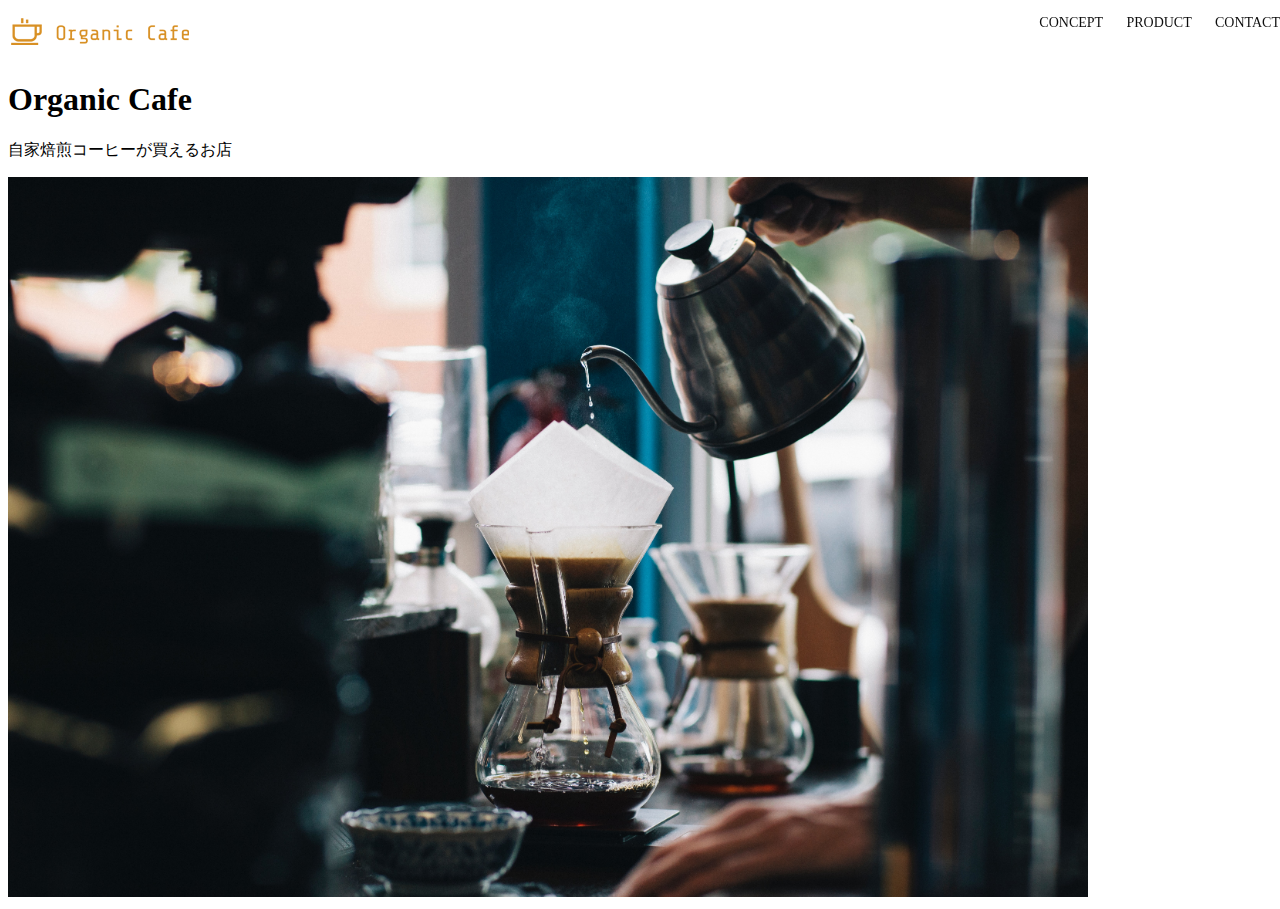
<file: kadai_013/index.html>
<!DOCTYPE html>
<html>
<head>
    <meta charset="UTF-8">
    <meta name="viewport" content="width=device-width, initial-scale=1.0">
    <meta name="description" content="自家焙煎コーヒーが買えるお店">
    <link rel="stylesheet" href="style.css">
    <title>Organic Cafe</title>
</head>
<body>
    <!-- ヘッダー -->
     <header>
         <!-- ロゴ -->
          <a href="index.html" id="logo"><img src="images/logo.png" alt="トップページに戻る"></a>
    
          <!-- PC用ナビゲーション -->
           <nav id="nav-pc">
               <a href="index.html#concept">CONCEPT</a>
               <a href="index.html#product">PRODUCT</a>
               <a href="index.html#contact">CONTACT</a>
           </nav>

       <!-- スマホ用メニューボタン -->
       <img id="menu-sp" src="images/button-menu.png" alt="ナビゲーションを開く" onclick="document.getElementById('nav-sp').style.display = 'block'">

       <!-- スマホ用ナビゲーション -->
       <nav id="nav-sp">
         <ul>
           <li>
             <img id="close" src="images/button-close.png" alt="ナビゲーションを閉じる" onclick="document.getElementById('nav-sp').style.display = 'none'">
           </li>
           <li>
             <a id="logo-sp" href="index.html" onclick="document.getElementById('nav-sp').style.display = 'none'">
               <img src="images/logo-sp.png" alt="トップページに戻る">
             </a>
           </li>
           <li>
             <a class="menu" href="index.html#concept" onclick="document.getElementById('nav-sp').style.display = 'none'">CONCEPT</a>
           </li>
           <li>
             <a class="menu" href="index.html#product" onclick="document.getElementById('nav-sp').style.display = 'none'">PRODUCT</a>
           </li>
           <li><a class="menu" href="index.html#contact" onclick="document.getElementById('nav-sp').style.display = 'none'">CONTACT</a>
           </li>
         </ul>
       </nav> 
    </header>
    <main>
        <article>
            <!-- メインビジュアル -->
             <section id="main-visual">
                <div id="main-message">
                    <h1>Organic Cafe</h1>
                    <p>自家焙煎コーヒーが買えるお店</p>
                </div>
                <img src="images/main-image.jpg" alt="コーヒードリップ画像">
             </section>
        </article>
    </main>
</body>
</html>
</file>
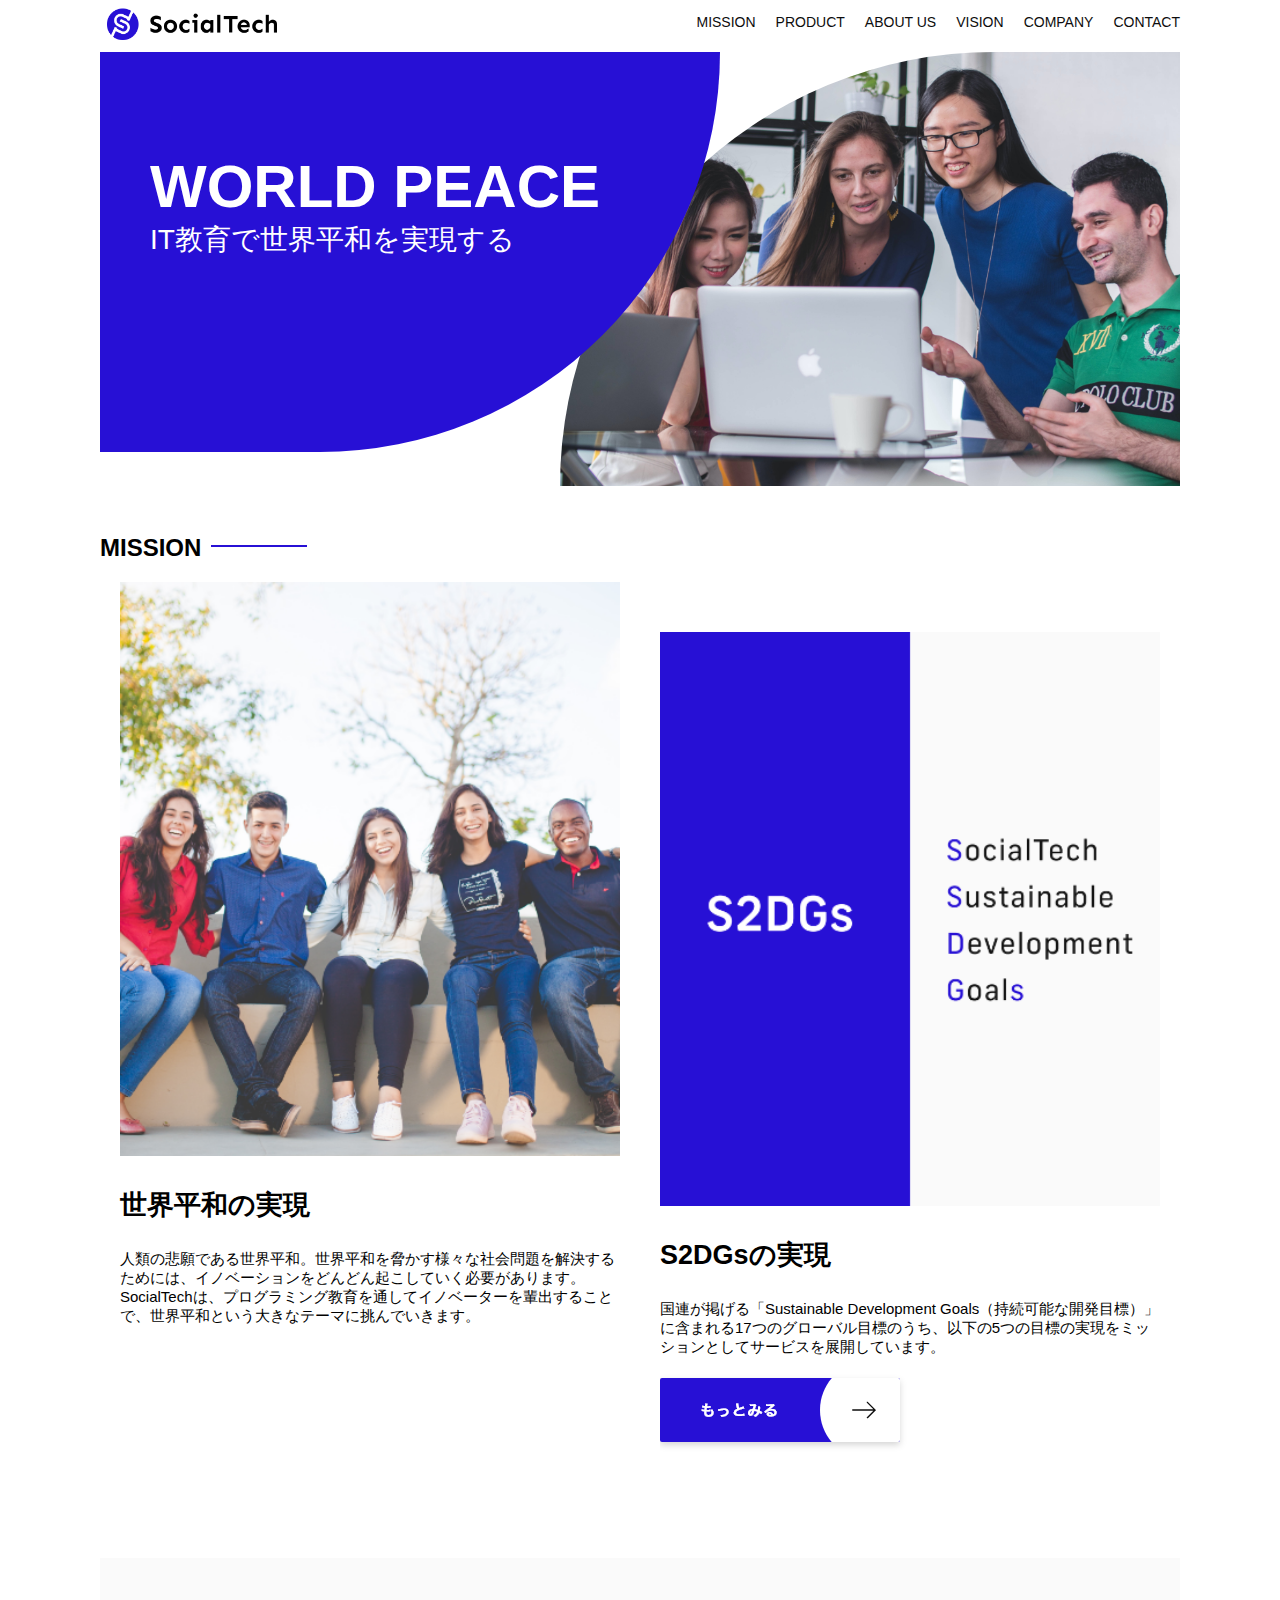
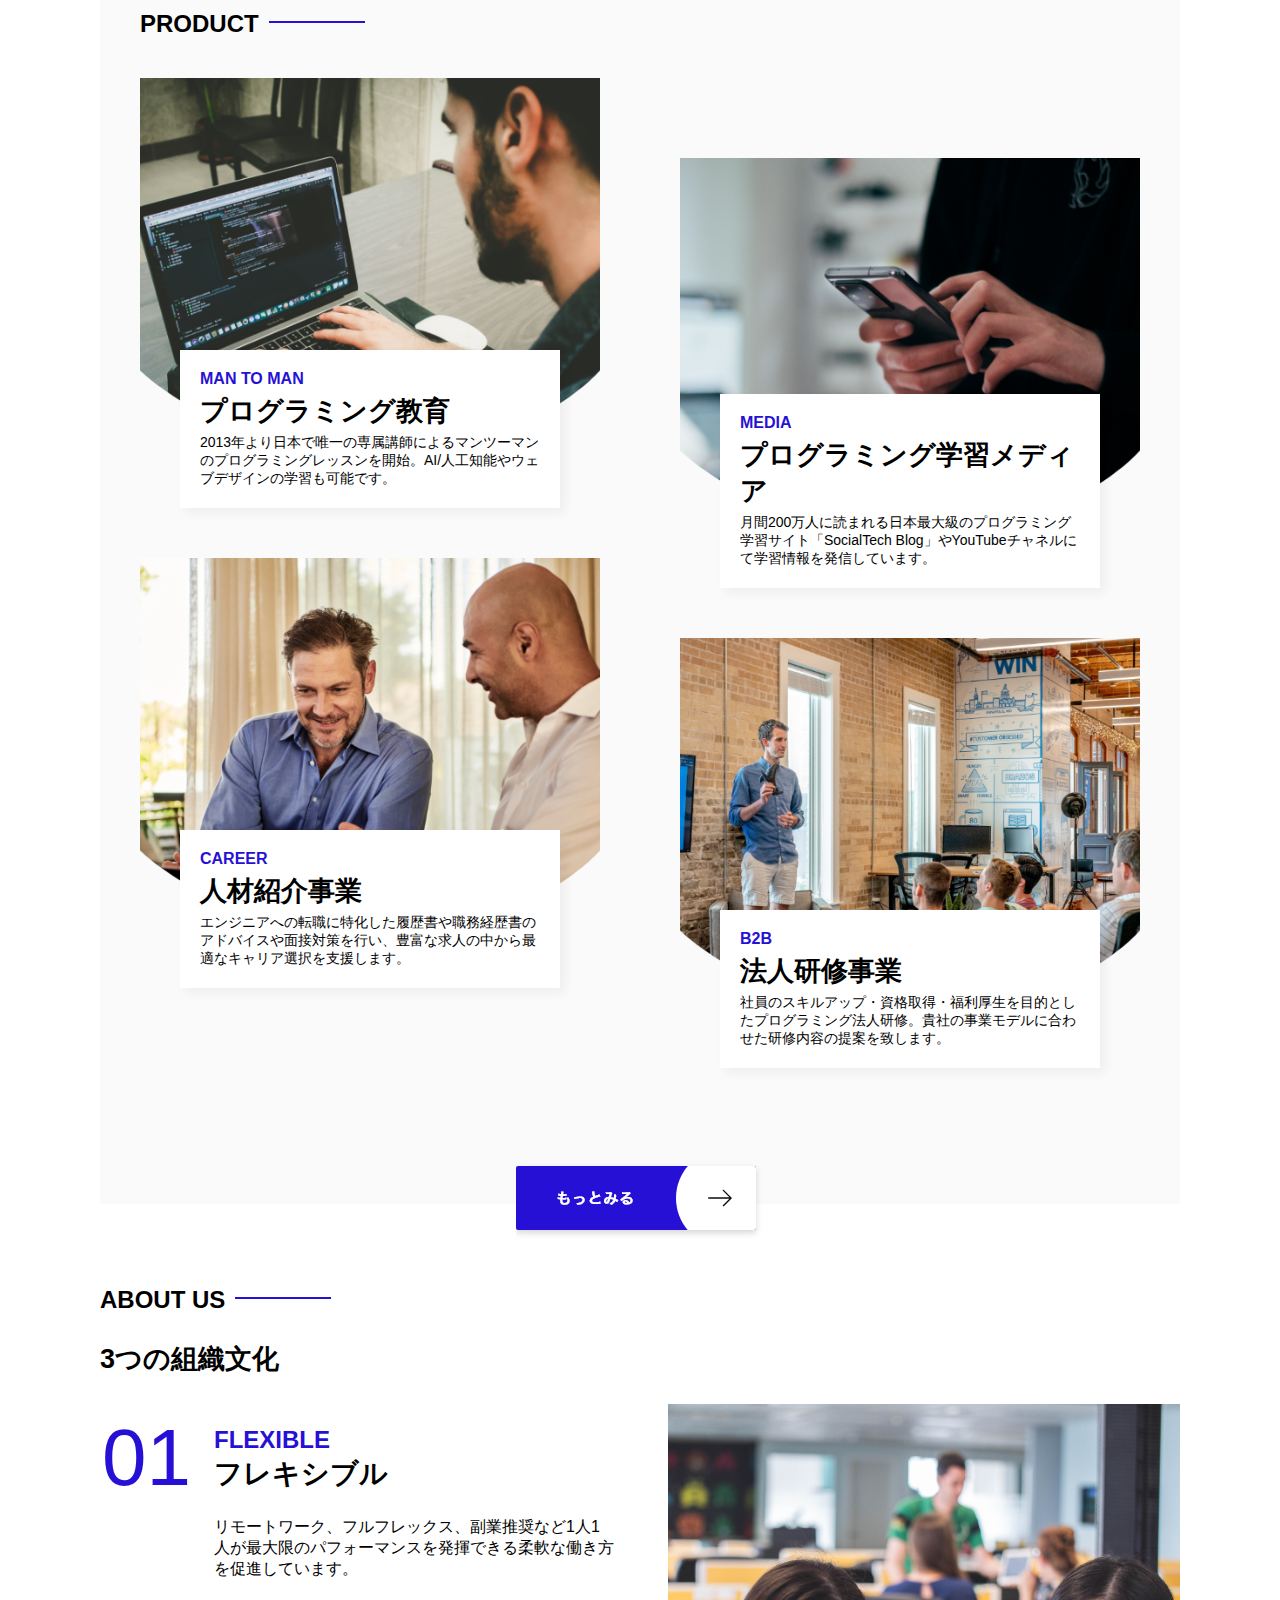
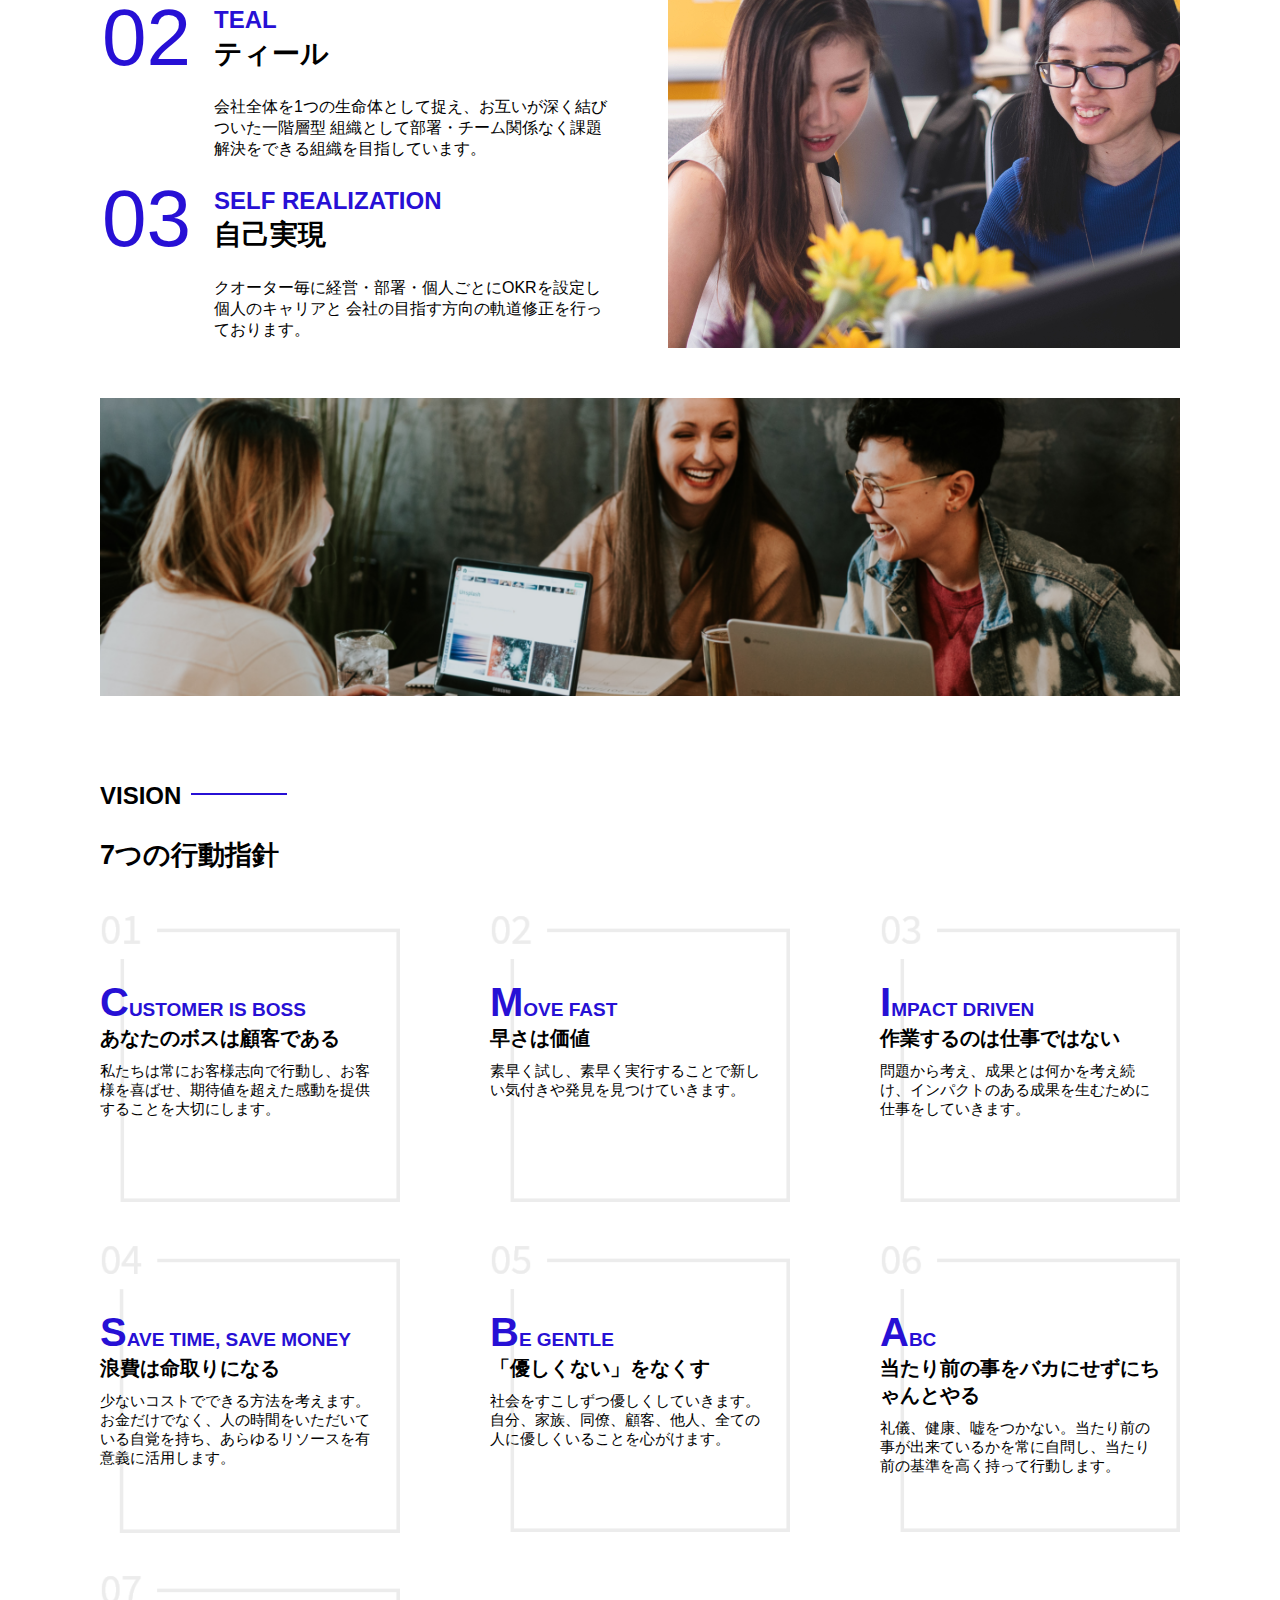
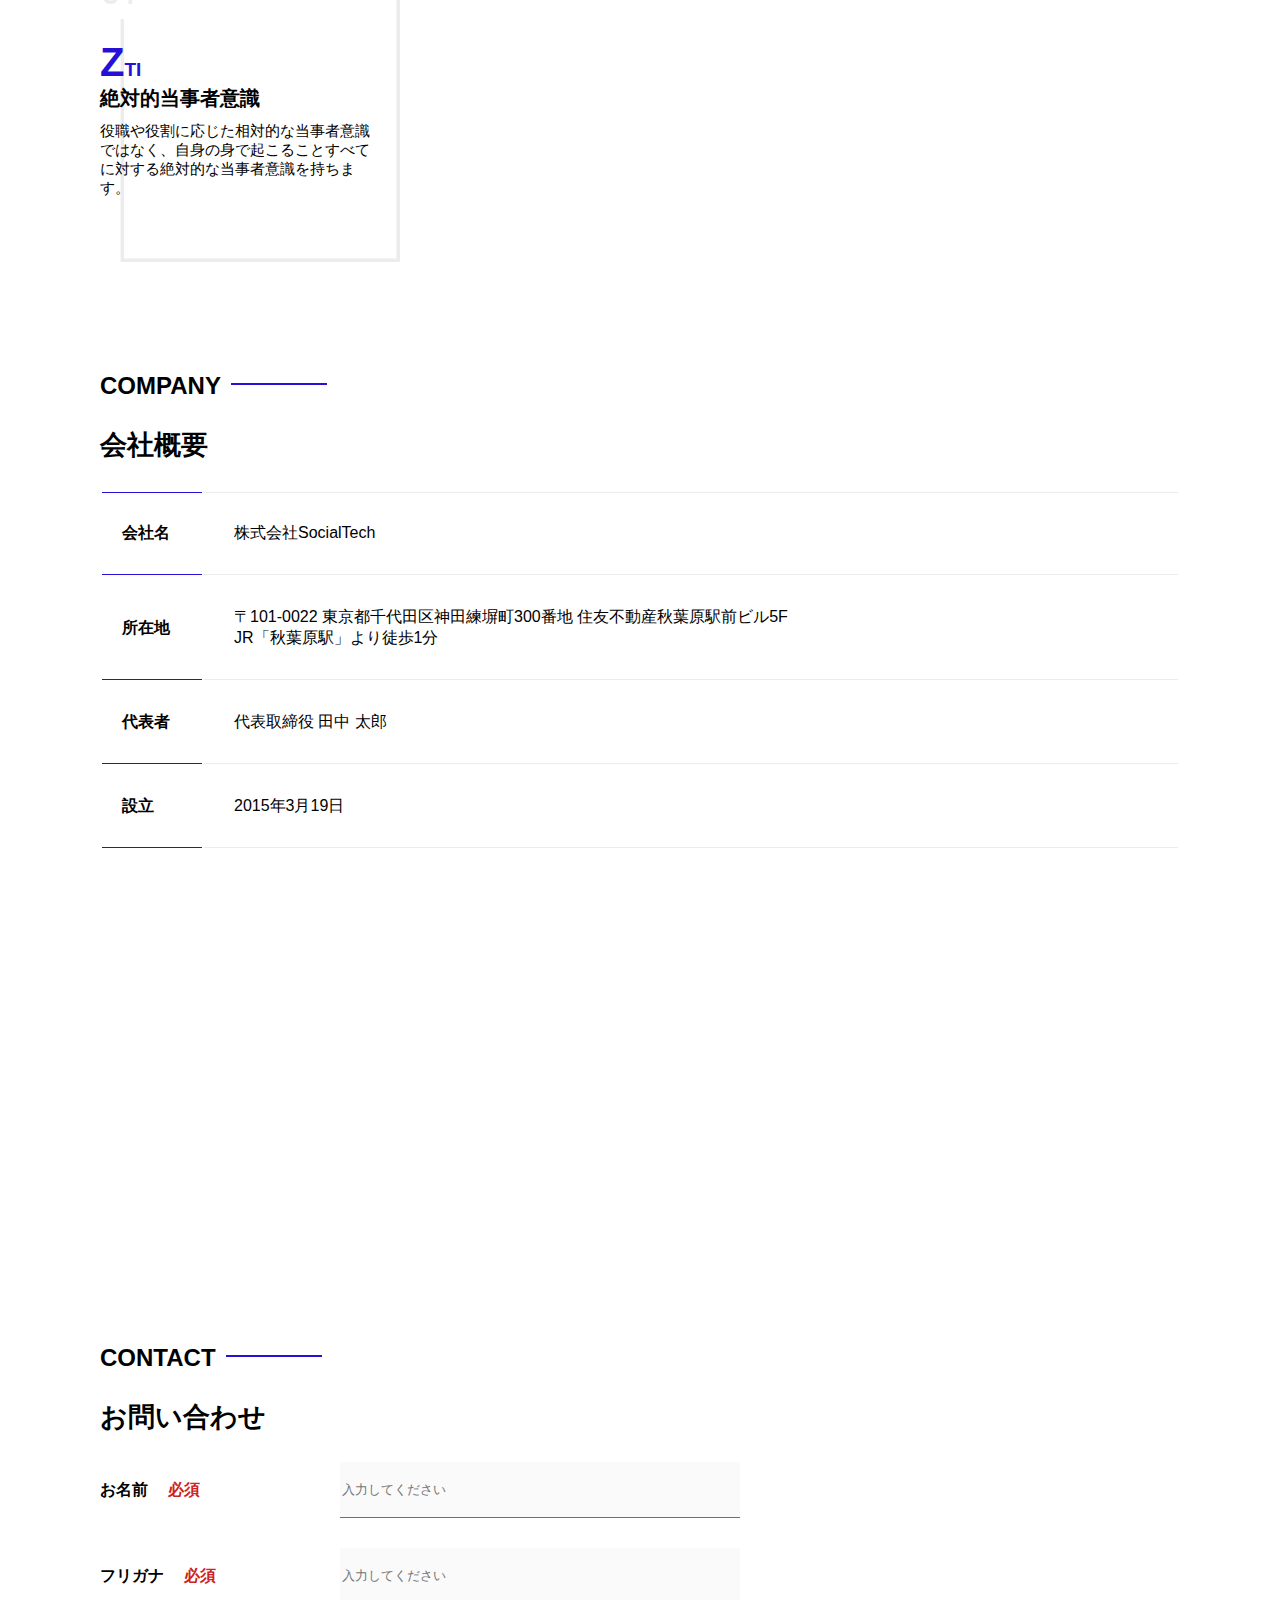
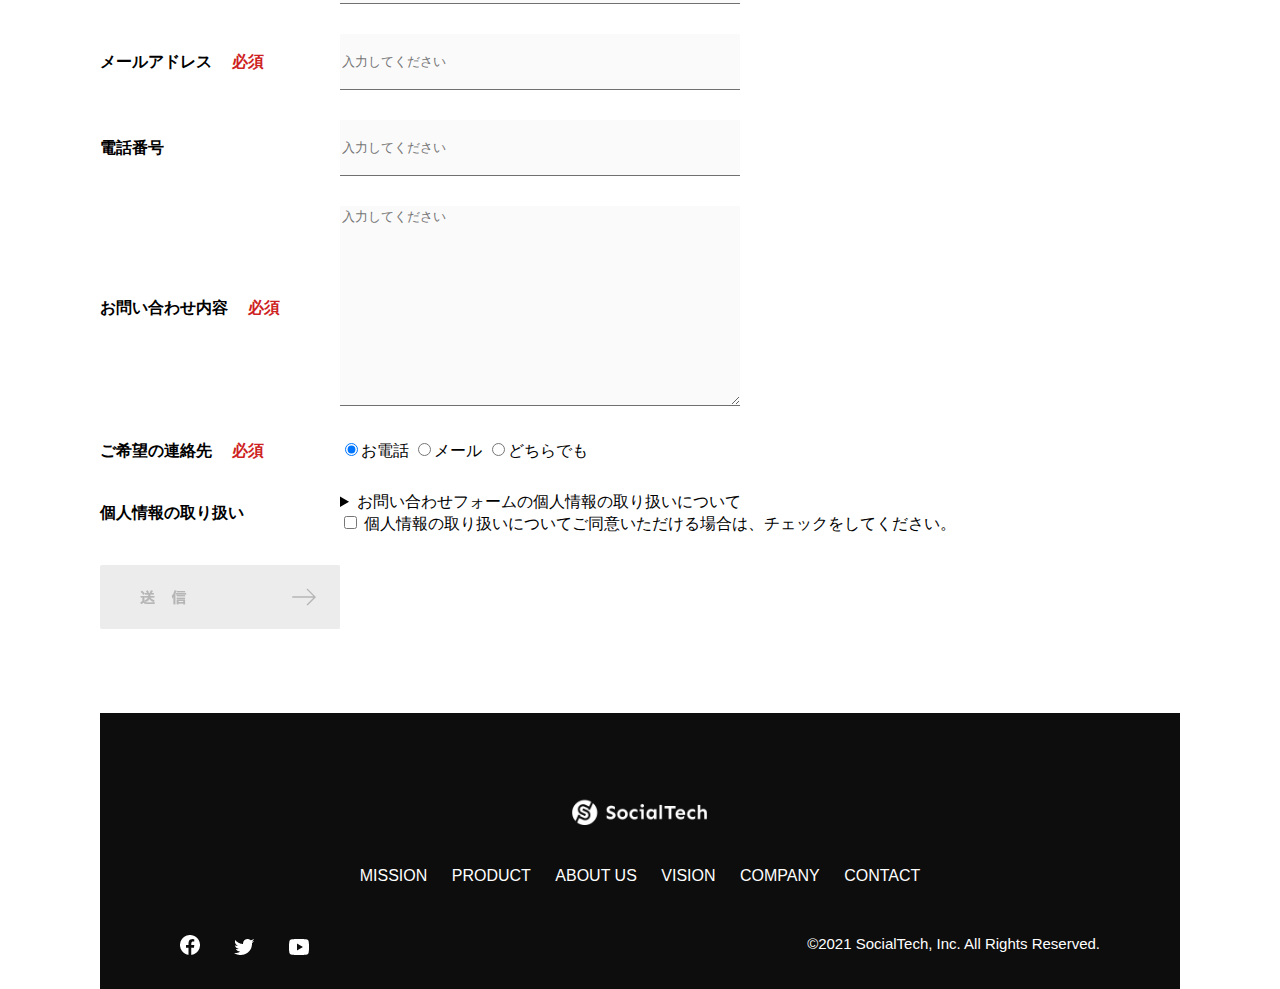
<file: kadai_tutorial_output/index.html>
<!DOCTYPE html>
 <html>
 <head>
    <title>SocialTech</title>
    <meta charset="UTF-8">
    <meta name="description" content="SocialTechはEdTech業界のリーディングカンパニーを目指します。">
    <meta name="viewport" content="width=device-width, initial-scale=1.0">
    <link rel="stylesheet" href="style.css">
 </head>
 <body>
    <!-- ヘッダー -->
    <header>
     <!-- ロゴ -->
    <a href="index.html" id="logo"><img src="images/logo.png" alt="トップページに戻る"> </a>

    <!-- PC用ナビゲーション -->
    <nav id="nav-pc">
        <ul>
         <li><a href="mission.html">MISSION</a></li>
         <li><a href="product.html">PRODUCT</a></li>
         <li><a href="index.html#aboutus">ABOUT US</a></li>
         <li><a href="index.html#vision">VISION</a></li>
         <li><a href="index.html#company">COMPANY</a></li>
         <li><a href="index.html#contact">CONTACT</a></li>
        </ul>
    </nav>
    <!-- スマホ用メニューボタン -->
    <button id="menu-sp" onclick="document.getElementById('nav-sp').style.display = 'block'">
        <img src="images/button-menu.png" alt="ナビゲーションを開く">
      </button>
      <!-- スマホ用ナビゲーション -->
      <div id="nav-sp">
        <button id="close" onclick="document.getElementById('nav-sp').style.display = 'none'">
          <img src="images/button-close.png" alt="ナビゲーションを閉じる">
        </button>

        <nav>
          <ul>
            <li>
              <a id="logo-sp" href="index.html" onclick="document.getElementById('nav-sp').style.display = 'none'"><img src="images/logo-sp.png" alt="トップページに戻る"></a>
            </li>
            <li><a class="menu" href="mission.html" onclick="document.getElementById('nav-sp').style.display = 'none'">MISSION</a></li>
            <li><a class="menu" href="product.html" onclick="document.getElementById('nav-sp').style.display = 'none'">PRODUCT</a></li>
            <li><a class="menu" href="index.html#aboutus" onclick="document.getElementById('nav-sp').style.display = 'none'">ABOUT US</a></li>
            <li><a class="menu" href="index.html#vision" onclick="document.getElementById('nav-sp').style.display = 'none'">VISION</a></li>
            <li><a class="menu" href="index.html#company" onclick="document.getElementById('nav-sp').style.display = 'none'">COMPANY</a></li>
            <li><a class="menu" href="index.html#contact" onclick="document.getElementById('nav-sp').style.display = 'none'">CONTACT</a></li>
          </ul>
        </nav>
        <div id="sns">
          <a href="https://www.facebook.com/sejuku2013">
            <img src="images/button-facebook.png" alt="Facebookのリンク">
          </a>
          <a href="https://twitter.com/samuraijuku">
            <img src="images/button-twitter.png" alt="Twitterのリンク">
          </a>
          <a href="https://www.youtube.com/channel/UCCFOQO5aDK0xXam4cUQXT8g">
            <img src="images/button-youtube.png" alt="YouTubeのリンク">
          </a>
        </div>
      </div>
</header>
<main>
    <article>
        <!-- メインビジュアル -->
      <section id="main-visual">
        <div id="main-message">
            <h1>WORLD PEACE</h1>
            <p>IT教育で世界平和を実現する</p>
        </div>
        <img src="images/index/index-main.png" alt="PCの周りに集まる多国籍の仲間たち">
    </section>
    <!--ミッション-->
    <section id="mission">
        <h2 class="index-h2">MISSION</h2>
        <div id="mission-flex">
          <div>
            <img id="mission-photo" src="images/index/index-mission.png" alt="屋外のベンチで写真を撮影する多国籍の仲間たち">
            <h3>世界平和の実現</h3>
            <p>
              人類の悲願である世界平和。世界平和を脅かす様々な社会問題を解決するためには、イノベーションをどんどん起こしていく必要があります。SocialTechは、プログラミング教育を通してイノベーターを輩出することで、世界平和という大きなテーマに挑んでいきます。
            </p>
          </div>
          <div>
            <img id="s2dgs" src="images/index/s2dgs.png" alt="S2DGs">
            <h3>S2DGsの実現</h3>
            <p>国連が掲げる「Sustainable Development Goals（持続可能な開発目標）」に含まれる17つのグローバル目標のうち、以下の5つの目標の実現をミッションとしてサービスを展開しています。</p>
            <a href="mission.html">
              <img src="images/button-more.png" alt="もっとみる">
            </a>
          </div>
        </div>
      </section>
      <!-- プロダクト -->
      <section id="product">
        <h2 class="index-h2">PRODUCT</h2>
         <div class="product-flex">
          <div id="product-left">
            <div>
                <img class="product-photo" src="images/index/index-mantoman.png" alt="PCでコードを書く男性">
                <div class="product-explain">
                  <span>MAN TO MAN</span>
                  <h3>プログラミング教育</h3>
                  <p>2013年より日本で唯一の専属講師によるマンツーマンのプログラミングレッスンを開始。AI/人工知能やウェブデザインの学習も可能です。</p>
                </div>
              </div>
              <div>
                <img class="product-photo" src="images/index/index-career.png" alt="笑顔で話し合う2人の男性">
                <div class="product-explain">
                  <span>CAREER</span>
                  <h3>人材紹介事業</h3>
                  <p>エンジニアへの転職に特化した履歴書や職務経歴書のアドバイスや面接対策を行い、豊富な求人の中から最適なキャリア選択を支援します。</p>
                </div>
              </div>
          </div>
          <div id="product-right">
            <div>
                <img class="product-photo" src="images/index/index-media.png" alt="スマートフォンを操作する人">
                <div class="product-explain">
                  <span>MEDIA</span>
                  <h3>プログラミング学習メディア</h3>
                  <p>月間200万人に読まれる日本最大級のプログラミング学習サイト「SocialTech Blog」やYouTubeチャネルにて学習情報を発信しています。</p>
                </div>
              </div>
              <div>
                <img class="product-photo" src="images/index/index-b2b.png" alt="講演中の男性とそれを聴く人々">
                <div class="product-explain">
                  <span>B2B</span>
                  <h3>法人研修事業</h3>
                  <p>社員のスキルアップ・資格取得・福利厚生を目的としたプログラミング法人研修。貴社の事業モデルに合わせた研修内容の提案を致します。</p>
                </div>
              </div>
            </div>
          </div>
          <div id="product-more">
            <a href="product.html">
              <img src="images/button-more.png" alt="もっとみる">
            </a>
         </div>
       </section>
       <!-- ABOUT US -->
      <section id="aboutus">
        <h2 class="index-h2">ABOUT US</h2>
        <h3>3つの組織文化</h3>
        <div>
            <table class="culture-table">
                <tr>
                  <td class="culture-num">01</td>
                  <th><span class="culture-en">FLEXIBLE</span><br>フレキシブル</th>
                </tr>
                <tr>
                  <td>
                    <!--空のセル-->
                  </td>
                  <td class="culture-description">リモートワーク、フルフレックス、副業推奨など1人1人が最大限のパフォーマンスを発揮できる柔軟な働き方を促進しています。</td>
                </tr>
                <tr>
                  <td class="culture-num">02</td>
                  <th><span class="culture-en">TEAL</span><br>ティール</th>
                </tr>
                <tr>
                  <td>
                    <!--空のセル-->
                  </td>
                  <td class="culture-description">会社全体を1つの生命体として捉え、お互いが深く結びついた一階層型 組織として部署・チーム関係なく課題解決をできる組織を目指しています。</td>
                </tr>
                <tr>
                  <td class="culture-num">03</td>
                  <th><span class="culture-en">SELF REALIZATION</span><br>自己実現</th>
                </tr>
                <tr>
                  <td>
                    <!--空のセル-->
                  </td>
                  <td class="culture-description">クオーター毎に経営・部署・個人ごとにOKRを設定し個人のキャリアと 会社の目指す方向の軌道修正を行っております。</td>
                </tr>
              </table>
              <img class="culture-img" src="images/index/index-aboutus1.png" alt="笑顔で話し合う2人の女性">
        </div>
        <img class="culture-img2" src="images/index/index-aboutus2.png" alt="笑顔で話し合う3人の男女">
      </section>
      <!-- vision -->
       <section id="vision">
        <h2 class="index-h2">VISION</h2>
        <h3>7つの行動指針</h3>
        <div>
            <div class="vision-box">
                <img src="images/index/vision-01.png" alt="01">
                <div>
                    <h4>CUSTOMER IS BOSS</h4>
                    <h5>あなたのボスは顧客である</h5>
                    <p>私たちは常にお客様志向で行動し、お客様を喜ばせ、期待値を超えた感動を提供することを大切にします。</p>
                </div>
            </div>
            <div class="vision-box">
                <img src="images/index/vision-02.png" alt="02">
                <div>
                  <h4>MOVE FAST</h4>
                  <h5>早さは価値</h5>
                  <p>素早く試し、素早く実行することで新しい気付きや発見を見つけていきます。</p>
                </div>
              </div>
              <div class="vision-box">
                <img src="images/index/vision-03.png" alt="03">
                <div>
                  <h4>IMPACT DRIVEN</h4>
                  <h5>作業するのは仕事ではない</h5>
                  <p>問題から考え、成果とは何かを考え続け、インパクトのある成果を生むために仕事をしていきます。</p>
                </div>
              </div>
              <div class="vision-box">
                <img src="images/index//vision-04.png" alt="04">
                <div>
                  <h4>SAVE TIME, SAVE MONEY</h4>
                  <h5>浪費は命取りになる</h5>
                  <p>少ないコストでできる方法を考えます。お金だけでなく、人の時間をいただいている自覚を持ち、あらゆるリソースを有意義に活用します。</p>
                </div>
              </div>
              <div class="vision-box">
                <img src="images/index/vision-05.png" alt="05">
                <div>
                  <h4>BE GENTLE</h4>
                  <h5>「優しくない」をなくす</h5>
                  <p>社会をすこしずつ優しくしていきます。自分、家族、同僚、顧客、他人、全ての人に優しくいることを心がけます。</p>
                </div>
              </div>
              <div class="vision-box">
                <img src="images/index/vision-06.png" alt="06">
                <div>
                  <h4>ABC</h4>
                  <h5>当たり前の事をバカにせずにちゃんとやる</h5>
                  <p>礼儀、健康、嘘をつかない。当たり前の事が出来ているかを常に自問し、当たり前の基準を高く持って行動します。</p>
                </div>
              </div>
              <div class="vision-box">
                <img src="images/index/vision-07.png" alt="07">
                <div>
                  <h4>ZTI</h4>
                  <h5>絶対的当事者意識</h5>
                  <p>役職や役割に応じた相対的な当事者意識ではなく、自身の身で起こることすべてに対する絶対的な当事者意識を持ちます。</p>
                </div>
              </div>
        </div>
       </section>
       <!-- COMPANY -->
        <section id="company">
            <h2 class="index-h2">COMPANY</h2>
            <h3>会社概要</h3>
            <table id="company-table">
                <tr>
                    <th class="tableheader tableheader-first">会社名</th>
                    <td class="cell cell-first">株式会社SocialTech</td>
                </tr>
                <tr>
                    <th class="tableheader">所在地</th>
                    <td class="cell">〒101-0022 東京都千代田区神田練塀町300番地 住友不動産秋葉原駅前ビル5F<br>JR「秋葉原駅」より徒歩1分</td>
                </tr>
                <tr>
                    <th class="tableheader">代表者</th>
                    <td class="cell">代表取締役 田中 太郎</td>
                </tr>
                <tr>
                    <th class="tableheader">設立</th>
                    <td class="cell">2015年3月19日</td>
                  </tr>
            </table>
            <iframe 
 src="https://www.google.com/maps/embed?pb=!1m18!1m12!1m3!1d3240.0688551336807!2d139.7720776771055!3d35.69992317258124!2m3!1f0!2f0!3f0!3m2!1i1024!2i768!4f13.1!3m3!1m2!1s0x60188fee13660e23%3A0x77137876edf742ac!2z5L2P5Y-L5LiN5YuV55Sj56eL6JGJ5Y6f6aeF5YmN44OT44Or!5e0!3m2!1sja!2sjp!4v1704858013291!5m2!1sja!2sjp" 
 style="border: 0" allowfullscreen="" loading="lazy"></iframe>
        </section>
<!-- お問い合わせフォーム  -->
 <section id="contact">
    <h2 class="index-h2">CONTACT</h2>
    <h3>お問い合わせ</h3>
    <form>
        <div>
            <div class="contact-heading">
              <label class="contact-label">お名前<span class="contact-span">必須</span></label>
            </div>
            <div>
              <input type="text" name="name" placeholder="入力してください" class="contact-textbox">
            </div>
          </div>
          <div>
            <div class="contact-heading">
              <label class="contact-label">フリガナ<span class="contact-span">必須</span></label>
            </div>
            <div>
              <input type="text" name="hurigana" placeholder="入力してください" class="contact-textbox">
            </div>
          </div>
          <div>
            <div class="contact-heading">
              <label class="contact-label">メールアドレス<span class="contact-span">必須</span></label>
            </div>
            <div>
              <input type="text" name="email" placeholder="入力してください" class="contact-textbox">
            </div>
          </div>
          <div>
            <div class="contact-heading">
              <label class="contact-label">電話番号</label>
            </div>
            <div>
              <input type="text" name="tel" placeholder="入力してください" class="contact-textbox">
            </div>
          </div>
          <div>
            <div class="contact-heading">
              <label class="contact-label">お問い合わせ内容<span class="contact-span">必須</span></label>
            </div>
            <div>
              <textarea class="contact-textarea" placeholder="入力してください" name="message"></textarea>
            </div>
          </div>
          <div>
            <div class="contact-heading">
              <label class="contact-label">ご希望の連絡先<span class="contact-span">必須</span></label>
            </div>
            <div>
              <input class="radiobutton" type="radio" value="tel" name="contact" checked><label>お電話</label>
              <input class="radiobutton" type="radio" value="mail" name="contact"><label>メール</label>
              <input class="radiobutton" type="radio" value="both" name="contact"><label>どちらでも</label>
            </div>
          </div>
          <div>
            <div class="contact-heading">
              <label class="contact-label">個人情報の取り扱い</label>
            </div>
            <div>
              <details>
                <summary>お問い合わせフォームの個人情報の取り扱いについて</summary>
                <div>
                  <dl>
                    <dt>１．組織の名称又は氏名</dt>
                    <dd>株式会社SocialTech</dd>
                    <dt>２．個人情報保護管理者（若しくはその代理人）の氏名又は職名、所属及び連絡先</dt>
                    <dd>
                      <p>鈴木 一郎 コーポレート部</p>
                      <p>メールアドレス：samurai@example.com</p>
                      <p>TEL：03-1234-5678</p>
                    </dd>
                    <dt>３．個人情報の利用目的</dt>
                    <dd>
                      <ul>
                        <li>本サービス及び本サービスに関連する情報の提供又はそれらに関する連絡のため</li>
                        <li>ユーザーの本人確認のため</li>
                        <li>当社サービスのご案内のため</li>
                        <li>当社の商品等の広告または宣伝（電子メールによるものを含むものとします。）</li>
                      </ul>
                    </dd>
                    <dt>４．個人情報の取り扱い業務の委託</dt>
                    <dd>個人情報の取扱業務の全部または一部を外部に業務委託する場合があります。その際、弊社は、個人情報を適切に保護できる管理体制を敷き実行していることを条件として委託先を厳選したうえで、機密保持契約を委託先と締結し、お客様の個人情報を厳密に管理させます。</dd>
                    <dt>５．個人情報の開示等の請求</dt>
                    <dd>
                      お客様は、弊社に対してご自身の個人情報の開示等（利用目的の通知、開示、内容の訂正・追加・削除、利用の停止または消去、第三者への提供の停止）に関して、当社問合わせ窓口に申し出ることができます。<br>
                      その際、弊社はお客様ご本人を確認させていただいたうえで、合理的な期間内に対応いたします。<br>
                      なお、個人情報に関する弊社問合わせ先は、次の通りです。
                    </dd>
                    <dd>
                      <p>株式会社SocialTech　個人情報問合せ窓口</p>
                      <p>〒150-0043　東京都千代田区神田練塀町300番地 住友不動産秋葉原駅前ビル5F</p>
                      <p>メールアドレス：samurai@example.com　TEL：03-1234-5678</p>
                    </dd>

                    <dt>６．個人情報を提供されることの任意性について</dt>
                    <dd>お客様がご自身の個人情報を弊社に提供されるか否かは、お客様のご判断によりますが、もしご提供されない場合には、適切なサービスが提供できない場合がありますので予めご了承ください。</dd>
                  </dl>
                </div>
              </details>
              <input type="checkbox" name="agree">
              <span>個人情報の取り扱いについてご同意いただける場合は、チェックをしてください。</span>
            </div>
          </div>
          <input type="image" src="images/button-submit.png" alt="送信する">
    </form>
   </section>
   </article>
  </main>

    <footer>
        <div id="footer-logo">
            <img src="images/logo-sp.png" alt="SocialTech">
        </div>
        <div id="footer-link">
            <a href="mission.html">MISSION</a>
            <a href="product.html">PRODUCT</a>
            <a href="index.html#aboutus">ABOUT US</a>
            <a href="index.html#vision">VISION</a>
            <a href="index.html#company">COMPANY</a>
            <a href="index.html#contact">CONTACT</a>
          </div>
          <div id="sns-footer">
            <div class="sns-btns">
              <a href="https://www.facebook.com/sejuku2013"><img src="images/button-facebook.png" alt="Facebookのリンク"></a>
              <a href="https://twitter.com/samuraijuku"><img src="images/button-twitter.png" alt="Twitterのリンク"></a>
              <a href="https://www.youtube.com/channel/UCCFOQO5aDK0xXam4cUQXT8g"><img src="images/button-youtube.png" alt="YouTubeのリンク"></a>
            </div>
            <p id="copyright">&copy;2021 SocialTech, Inc. All Rights Reserved.</p>
          </div>
    </footer>

 </body>

 </html>
</file>
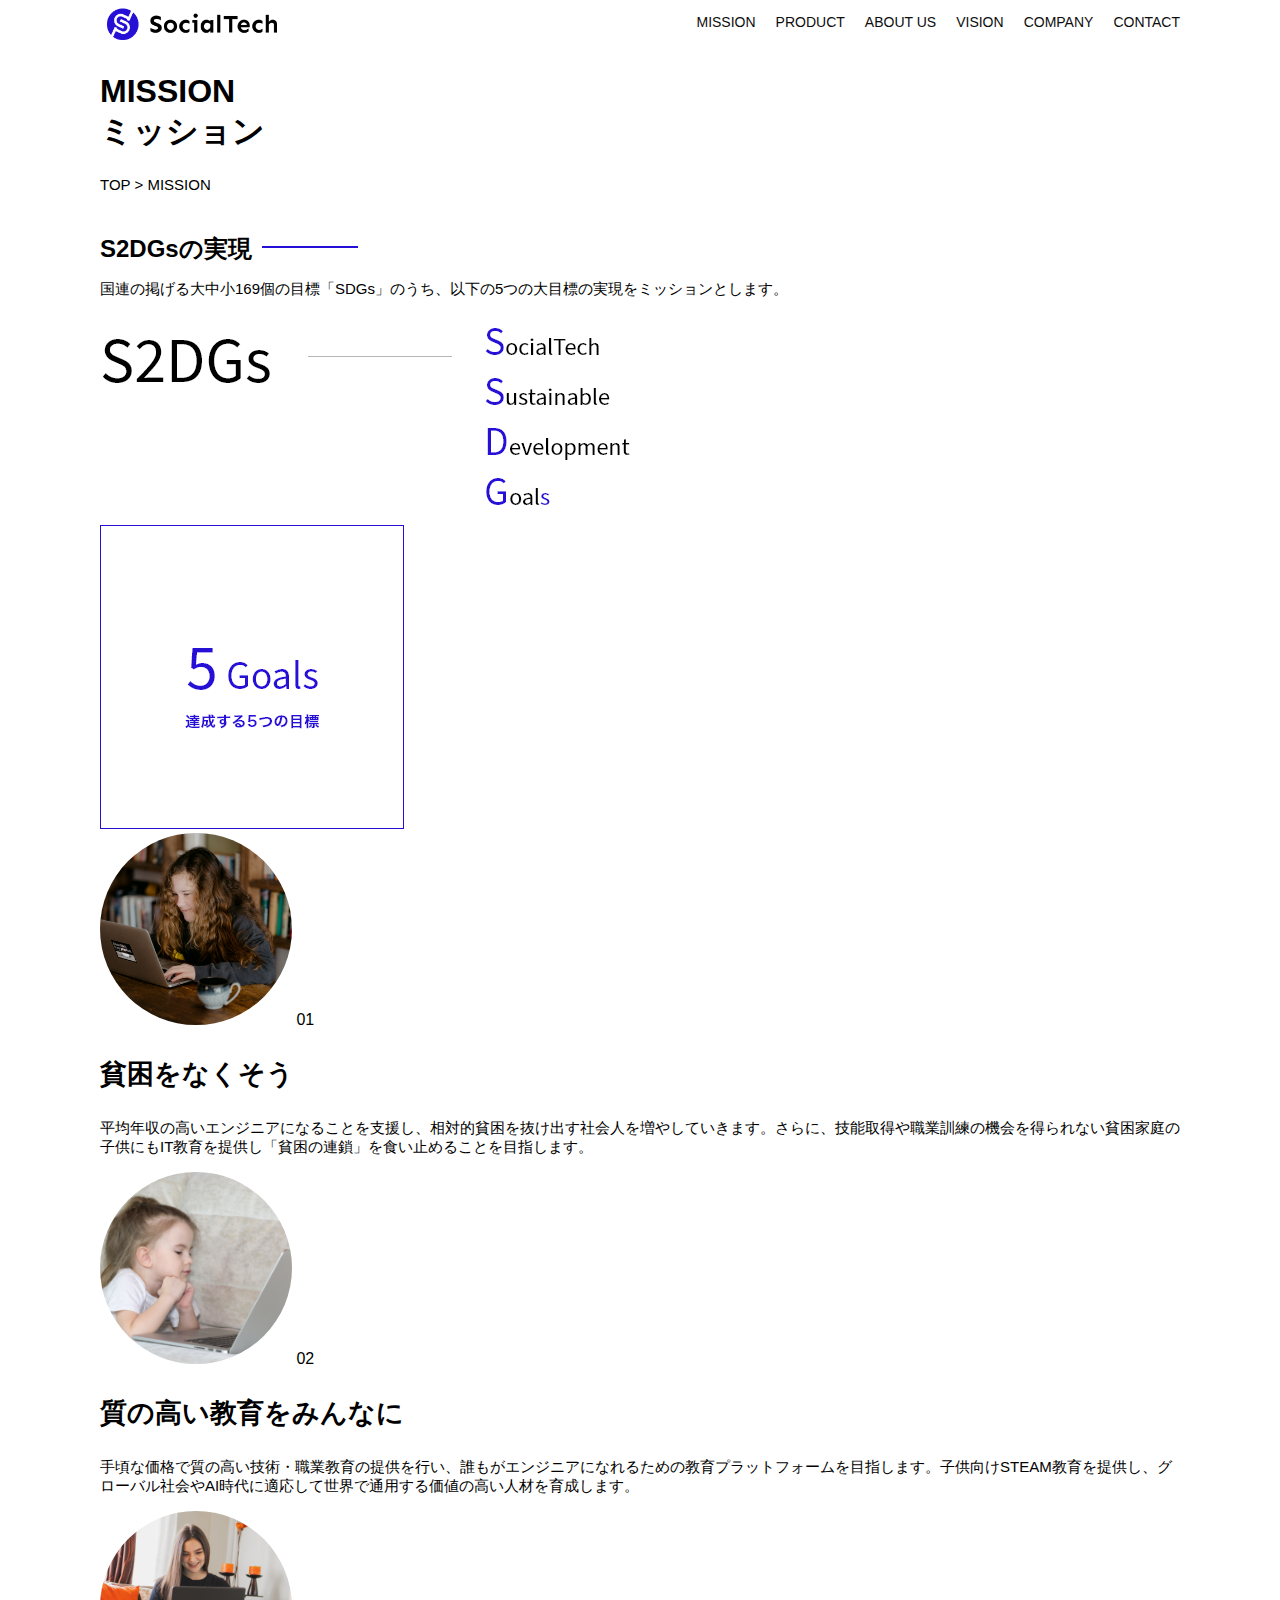
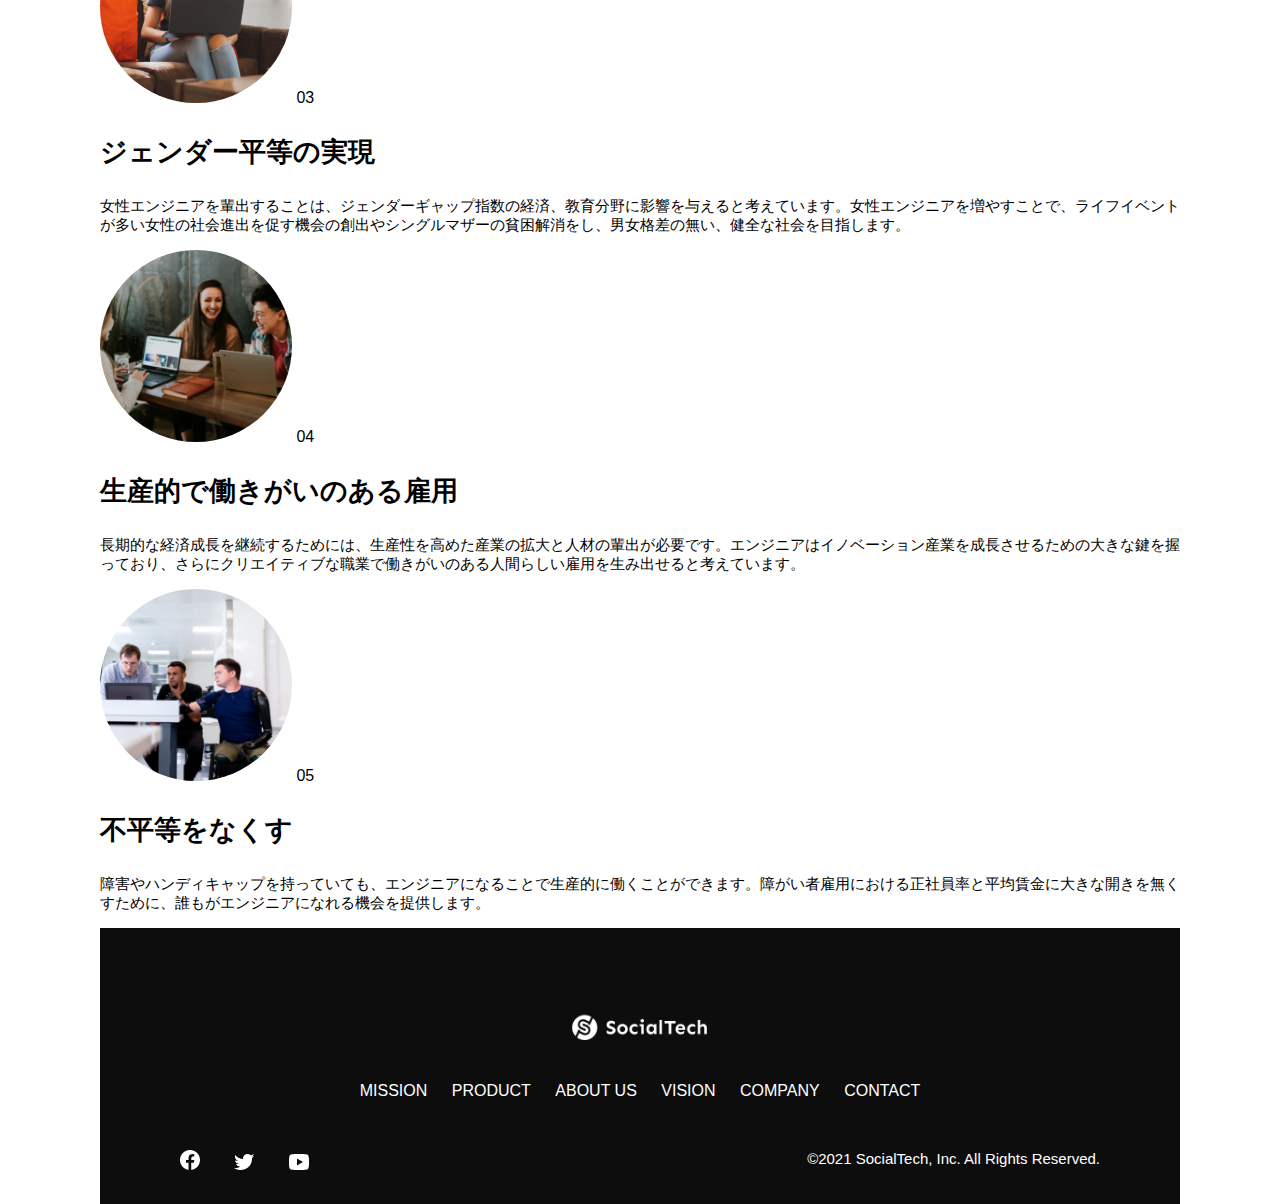
<file: kadai_tutorial_output/mission.html>
<!DOCTYPE html>
<html>
  <head>
    <title>SocialTech - MISSION ミッション -</title>
    <meta charset="utf-8">
    <meta name="description" content="SocialTechが目指す5つの目標（S2DGs）を紹介します">
    <meta name="viewport" content="width=device-width, initial-scale=1.0">
    <link rel="stylesheet" href="style.css">
  </head>

  <body>
    <!-- ヘッダー -->
    <header>
      <!-- ロゴ -->
      <a href="index.html" id="logo">
        <img src="images/logo.png" alt="トップページに戻る">
      </a>

      <!-- PC用ナビゲーション -->
      <nav id="nav-pc">
        <ul>
          <li><a href="mission.html">MISSION</a></li>
          <li><a href="product.html">PRODUCT</a></li>
          <li><a href="index.html#aboutus">ABOUT US</a></li>
          <li><a href="index.html#vision">VISION</a></li>
          <li><a href="index.html#company">COMPANY</a></li>
          <li><a href="index.html#contact">CONTACT</a></li>
        </ul>
      </nav>

      <!-- スマホ用メニューボタン -->
      <button id="menu-sp" onclick="document.getElementById('nav-sp').style.display = 'block'">
        <img src="images/button-menu.png" alt="ナビゲーションを開く">
      </button>

      <!-- スマホ用ナビゲーション -->
      <div id="nav-sp">
        <button id="close" onclick="document.getElementById('nav-sp').style.display = 'none'">
          <img src="images/button-close.png" alt="ナビゲーションを閉じる">
        </button>

        <nav>
          <ul>
            <li>
              <a id="logo-sp" href="index.html" onclick="document.getElementById('nav-sp').style.display = 'none'"><img src="images/logo-sp.png" alt="トップページに戻る"></a>
            </li>
            <li><a class="menu" href="mission.html" onclick="document.getElementById('nav-sp').style.display = 'none'">MISSION</a></li>
            <li><a class="menu" href="product.html" onclick="document.getElementById('nav-sp').style.display = 'none'">PRODUCT</a></li>
            <li><a class="menu" href="index.html#aboutus" onclick="document.getElementById('nav-sp').style.display = 'none'">ABOUT US</a></li>
            <li><a class="menu" href="index.html#vision" onclick="document.getElementById('nav-sp').style.display = 'none'">VISION</a></li>
            <li><a class="menu" href="index.html#company" onclick="document.getElementById('nav-sp').style.display = 'none'">COMPANY</a></li>
            <li><a class="menu" href="index.html#contact" onclick="document.getElementById('nav-sp').style.display = 'none'">CONTACT</a></li>
          </ul>
        </nav>
        <div id="sns">
          <a href="https://www.facebook.com/sejuku2013">
            <img src="images/button-facebook.png" alt="Facebookのリンク">
          </a>
          <a href="https://twitter.com/samuraijuku">
            <img src="images/button-twitter.png" alt="Twitterのリンク">
          </a>
          <a href="https://www.youtube.com/channel/UCCFOQO5aDK0xXam4cUQXT8g">
            <img src="images/button-youtube.png" alt="YouTubeのリンク">
          </a>
        </div>
      </div>
    </header>

    <main>
      <article>
        <section id="mission-main">
            <div class="mission-main-inner">
              <div id="mission-title">
                <h1>MISSION<br><span>ミッション</span></h1>
                <p>TOP > MISSION</p>
              </div>
            </div>
          </section>

          <section id="mission-s2dgs">
            <h2 class="mission-h2">S2DGsの実現</h2>
            <p>国連の掲げる大中小169個の目標「SDGs」のうち、以下の5つの大目標の実現をミッションとします。</p>
            <img src="images/mission/mission-s2dgs.png" alt="S2DGs">
          </section>

          <section id="mission-five-goals">
            <div class="five-goals-image">
              <img src="images/mission/mission-5goals.png" alt="5Goals">
            </div>
            <div class="five-goals-read">
                <div>
                  <img class="fivegoals-image-left" src="images/mission/mission-5goals01.png" alt="PCを操作する女の子">
                  <span class="fivegoals-number">01</span>
                  <h3 class="fivegoals-h3">貧困をなくそう</h3>
                  <p class="fivegoals-p">平均年収の高いエンジニアになることを支援し、相対的貧困を抜け出す社会人を増やしていきます。さらに、技能取得や職業訓練の機会を得られない貧困家庭の子供にもIT教育を提供し「貧困の連鎖」を食い止めることを目指します。</p>
                </div>
                <div>
                  <img class="fivegoals-image-right" src="images/mission/mission-5goals02.png" alt="PCを見つめる小さい女の子">
                  <span class="fivegoals-number">02</span>
                  <h3 class="fivegoals-h3">質の高い教育をみんなに</h3>
                  <p class="fivegoals-p">手頃な価格で質の高い技術・職業教育の提供を行い、誰もがエンジニアになれるための教育プラットフォームを目指します。子供向けSTEAM教育を提供し、グローバル社会やAI時代に適応して世界で通用する価値の高い人材を育成します。</p>
                </div>
                <div>
                  <img class="fivegoals-image-left" src="images/mission/mission-5goals03.png" alt="PCを操作する女性">
    
                  <span class="fivegoals-number">03</span>
                  <h3 class="fivegoals-h3">ジェンダー平等の実現</h3>
                  <p class="fivegoals-p">女性エンジニアを輩出することは、ジェンダーギャップ指数の経済、教育分野に影響を与えると考えています。女性エンジニアを増やすことで、ライフイベントが多い女性の社会進出を促す機会の創出やシングルマザーの貧困解消をし、男女格差の無い、健全な社会を目指します。</p>
                </div>
                <div>
                  <img class="fivegoals-image-right" src="images/mission/mission-5goals04.png" alt="笑顔で話し合う3人の男女">
                  <span class="fivegoals-number">04</span>
                  <h3 class="fivegoals-h3">生産的で働きがいのある雇用</h3>
                  <p class="fivegoals-p">長期的な経済成長を継続するためには、生産性を高めた産業の拡大と人材の輩出が必要です。エンジニアはイノベーション産業を成長させるための大きな鍵を握っており、さらにクリエイティブな職業で働きがいのある人間らしい雇用を生み出せると考えています。</p>
                </div>
                <div>
                  <img class="fivegoals-image-left" src="images/mission/mission-5goals05.png" alt="障害を持つ男性が生き生きと働く様子">
                  <span class="fivegoals-number">05</span>
                  <h3 class="fivegoals-h3">不平等をなくす</h3>
                  <p class="fivegoals-p">障害やハンディキャップを持っていても、エンジニアになることで生産的に働くことができます。障がい者雇用における正社員率と平均賃金に大きな開きを無くすために、誰もがエンジニアになれる機会を提供します。</p>
                </div>
              </div>
            </section>
            
      </article>
    </main>

    <footer>
      <div id="footer-logo">
        <img src="images/logo-sp.png" alt="SocialTech">
      </div>
      <div id="footer-link">
        <a href="mission.html">MISSION</a>
        <a href="product.html">PRODUCT</a>
        <a href="index.html#aboutus">ABOUT US</a>
        <a href="index.html#vision">VISION</a>
        <a href="index.html#company">COMPANY</a>
        <a href="index.html#contact">CONTACT</a>
      </div>
      <div id="sns-footer">
        <div class="sns-btns">
          <a href="https://www.facebook.com/sejuku2013"><img src="images/button-facebook.png" alt="Facebookのリンク"></a>
          <a href="https://twitter.com/samuraijuku"><img src="images/button-twitter.png" alt="Twitterのリンク"></a>
          <a href="https://www.youtube.com/channel/UCCFOQO5aDK0xXam4cUQXT8g"><img src="images/button-youtube.png" alt="YouTubeのリンク"></a>
        </div>
        <p id="copyright">&copy;2021 SocialTech, Inc. All Rights Reserved.</p>
      </div>
    </footer>

  </body>
</html>
</file>
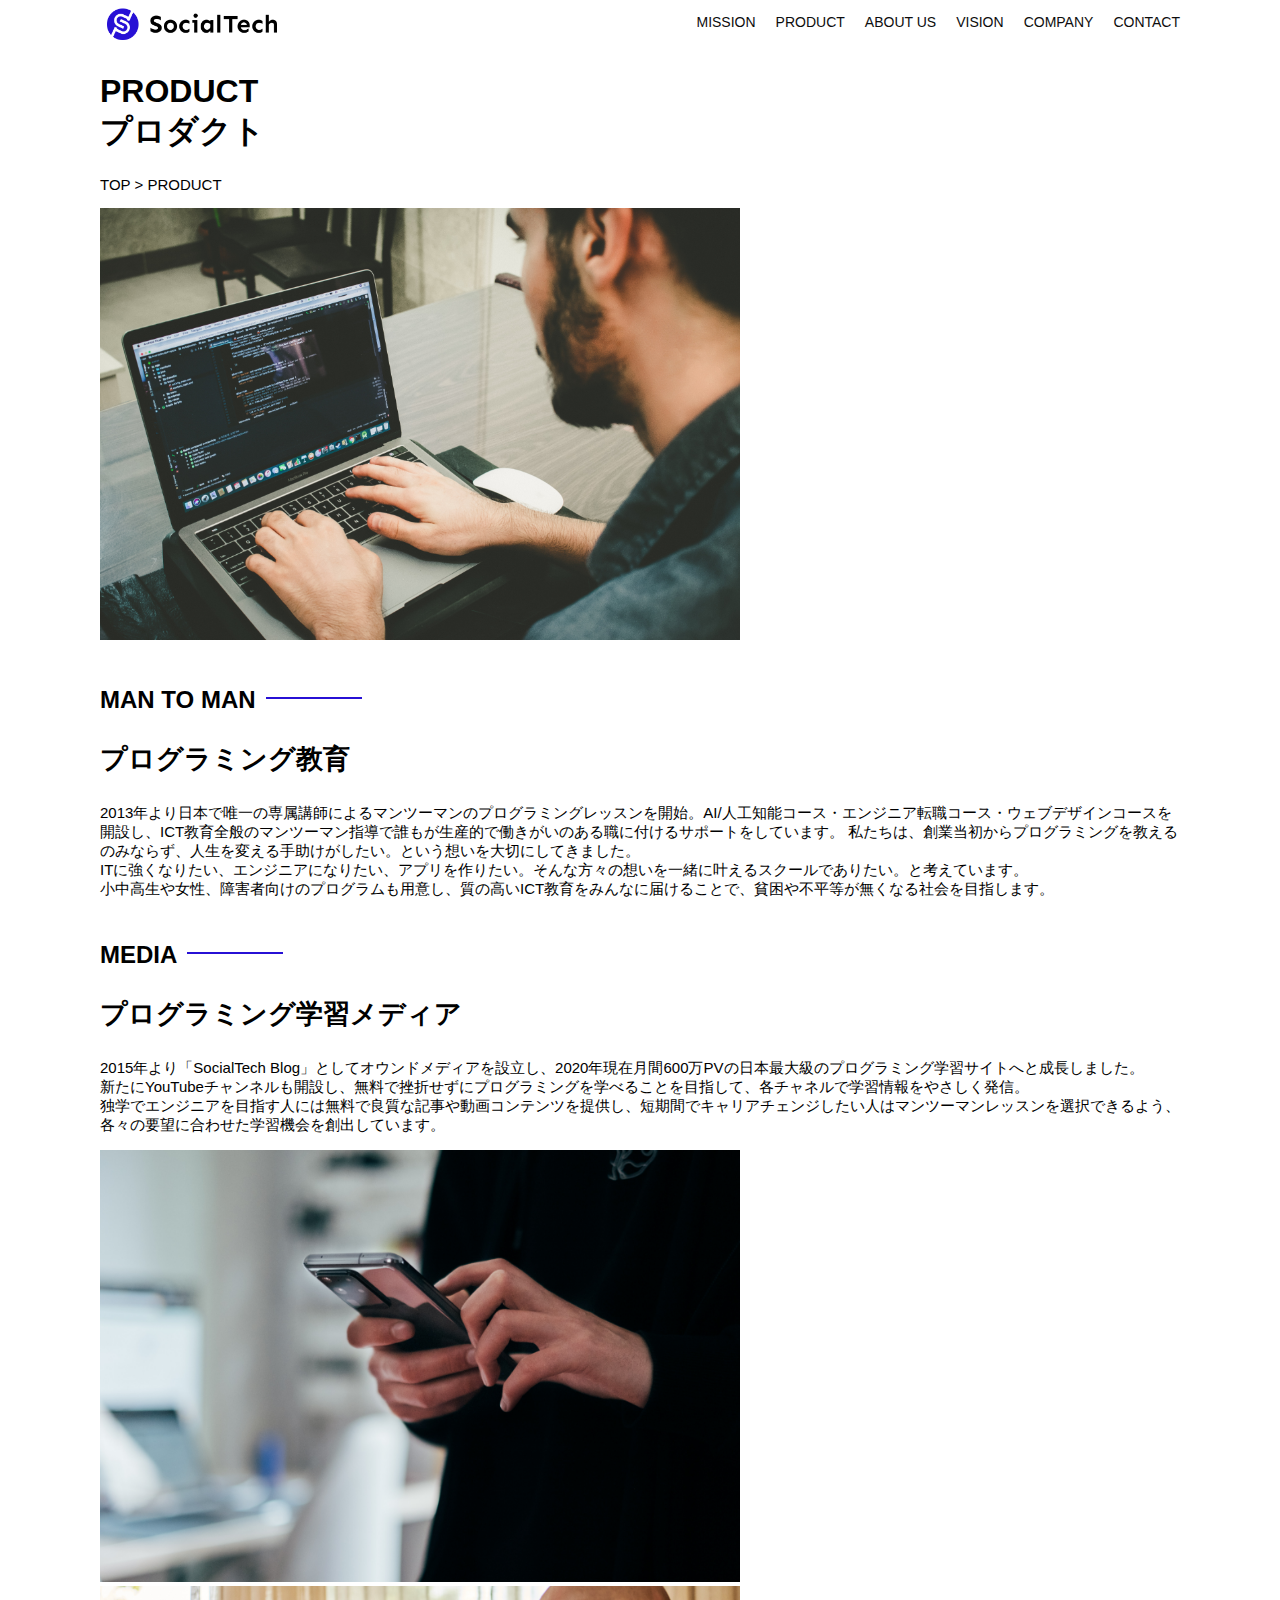
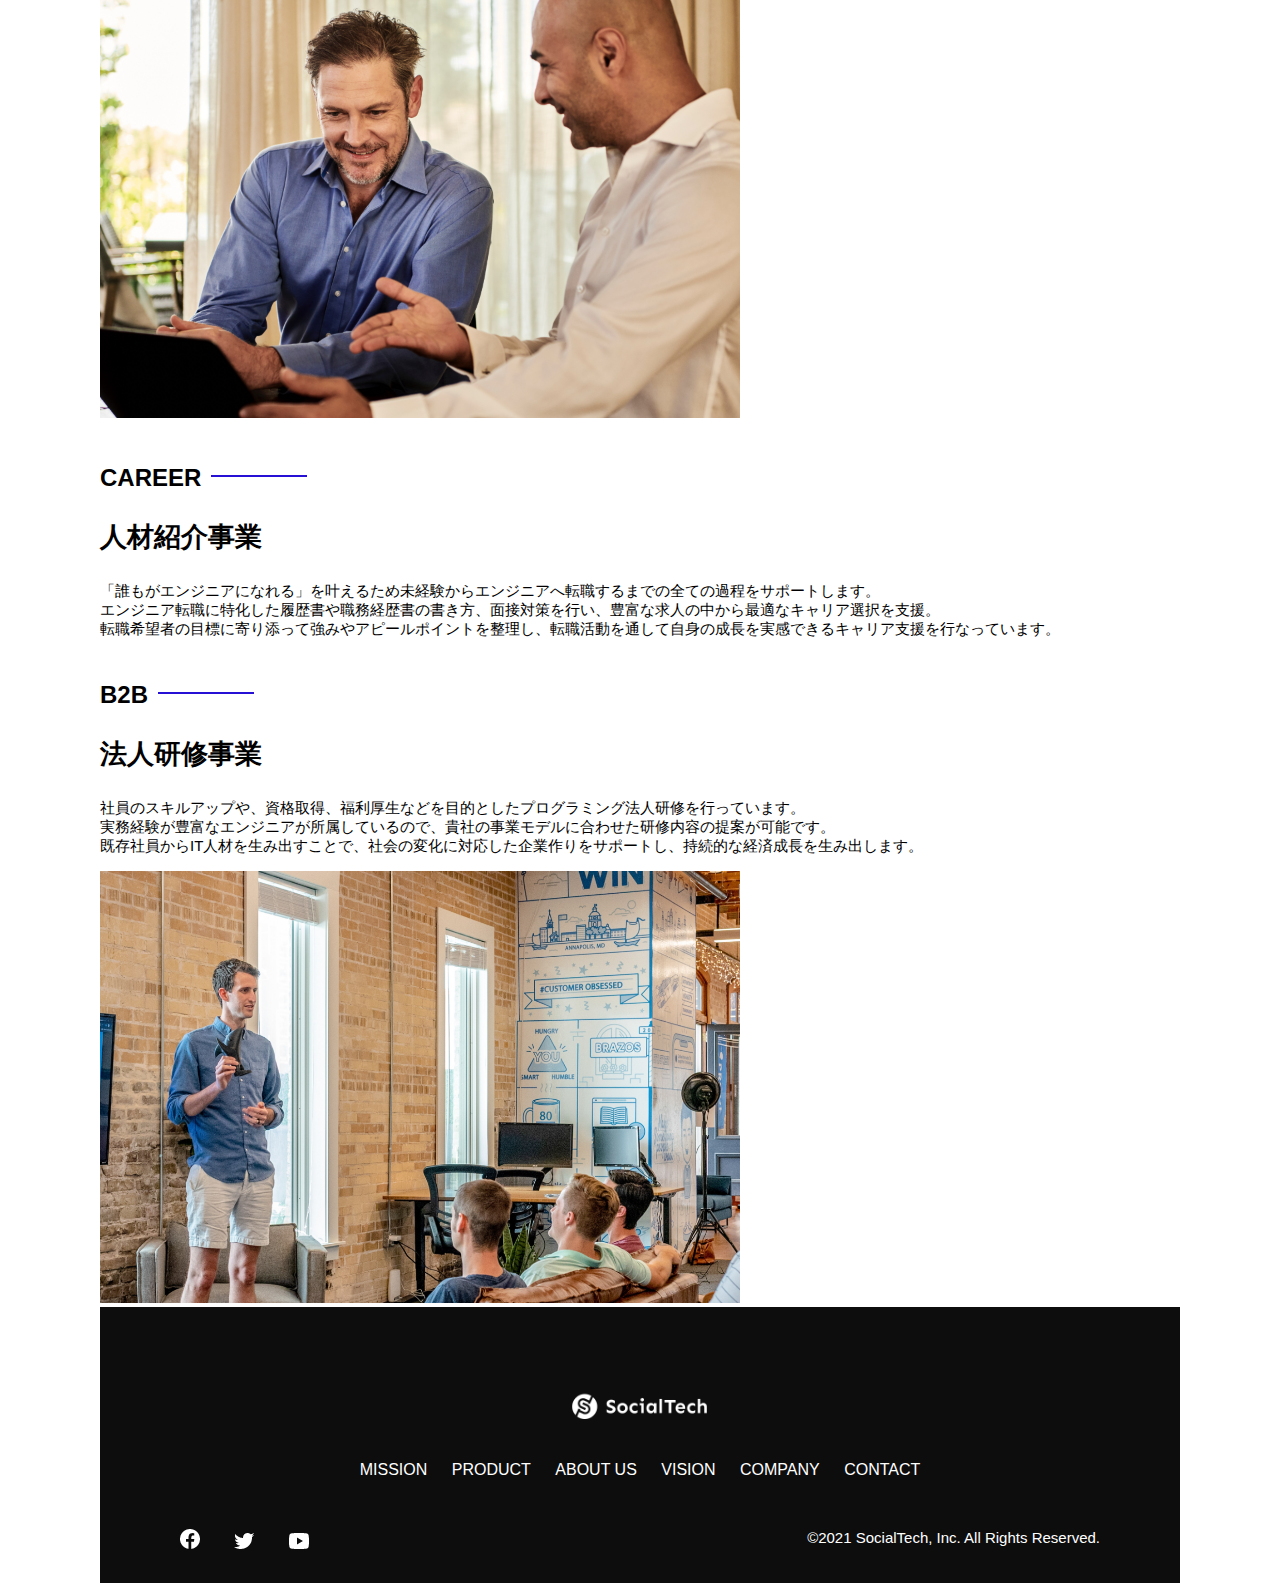
<file: kadai_tutorial_output/product.html>
<!DOCTYPE html>
<html>
  <head>
    <title>SocialTech -PRODUCT プロダクト-</title>
    <meta charset="utf-8">
    <meta name="description" content="SocialTechの4つのプロダクトを紹介します">
    <meta name="viewport" content="width=device-width, initial-scale=1.0">
    <link rel="stylesheet" href="style.css">
  </head>

  <body>
    <!-- ヘッダー -->
    <header>
      <!-- ロゴ -->
      <a href="index.html" id="logo">
        <img src="images/logo.png" alt="トップページに戻る">
      </a>

      <!-- PC用ナビゲーション -->
      <nav id="nav-pc">
        <ul>
          <li><a href="mission.html">MISSION</a></li>
          <li><a href="product.html">PRODUCT</a></li>
          <li><a href="index.html#aboutus">ABOUT US</a></li>
          <li><a href="index.html#vision">VISION</a></li>
          <li><a href="index.html#company">COMPANY</a></li>
          <li><a href="index.html#contact">CONTACT</a></li>
        </ul>
      </nav>

      <!-- スマホ用メニューボタン -->
      <button id="menu-sp" onclick="document.getElementById('nav-sp').style.display = 'block'">
        <img src="images/button-menu.png" alt="ナビゲーションを開く">
      </button>

      <!-- スマホ用ナビゲーション -->
      <div id="nav-sp">
        <button id="close" onclick="document.getElementById('nav-sp').style.display = 'none'">
          <img src="images/button-close.png" alt="ナビゲーションを閉じる">
        </button>

        <nav>
          <ul>
            <li>
              <a id="logo-sp" href="index.html" onclick="document.getElementById('nav-sp').style.display = 'none'"><img src="images/logo-sp.png" alt="トップページに戻る"></a>
            </li>
            <li><a class="menu" href="mission.html" onclick="document.getElementById('nav-sp').style.display = 'none'">MISSION</a></li>
            <li><a class="menu" href="product.html" onclick="document.getElementById('nav-sp').style.display = 'none'">PRODUCT</a></li>
            <li><a class="menu" href="index.html#aboutus" onclick="document.getElementById('nav-sp').style.display = 'none'">ABOUT US</a></li>
            <li><a class="menu" href="index.html#vision" onclick="document.getElementById('nav-sp').style.display = 'none'">VISION</a></li>
            <li><a class="menu" href="index.html#company" onclick="document.getElementById('nav-sp').style.display = 'none'">COMPANY</a></li>
            <li><a class="menu" href="index.html#contact" onclick="document.getElementById('nav-sp').style.display = 'none'">CONTACT</a></li>
          </ul>
        </nav>
        <div id="sns">
          <a href="https://www.facebook.com/sejuku2013">
            <img src="images/button-facebook.png" alt="Facebookのリンク">
          </a>
          <a href="https://twitter.com/samuraijuku">
            <img src="images/button-twitter.png" alt="Twitterのリンク">
          </a>
          <a href="https://www.youtube.com/channel/UCCFOQO5aDK0xXam4cUQXT8g">
            <img src="images/button-youtube.png" alt="YouTubeのリンク">
          </a>
        </div>
      </div>
    </header>

    <main>
      <article>
        <section id="product-main">
            <div class="product-main-inner">
              <div id="product-title">
                <h1>PRODUCT<br><span>プロダクト</span></h1>
                <p>TOP > PRODUCT</p>
              </div>
            </div>
          </section>

          <section class="product-section product-section-left">
            <div class="product-section-img">
              <img src="images/product/product-mantoman.png" alt="PCでコードを書く男性">
            </div>
            <div class="product-read">
              <h2 class="product-h2">MAN TO MAN</h2>
              <h3 class="product-h3">プログラミング教育</h3>
              <p>
                2013年より日本で唯一の専属講師によるマンツーマンのプログラミングレッスンを開始。AI/人工知能コース・エンジニア転職コース・ウェブデザインコースを開設し、ICT教育全般のマンツーマン指導で誰もが生産的で働きがいのある職に付けるサポートをしています。 私たちは、創業当初からプログラミングを教えるのみならず、人生を変える手助けがしたい。という想いを大切にしてきました。<br>ITに強くなりたい、エンジニアになりたい、アプリを作りたい。そんな方々の想いを一緒に叶えるスクールでありたい。と考えています。<br>小中高生や女性、障害者向けのプログラムも用意し、質の高いICT教育をみんなに届けることで、貧困や不平等が無くなる社会を目指します。
              </p>
            </div>
          </section>
  
          <section class="product-section product-section-right">
            <div class="product-read">
              <h2 class="product-h2">MEDIA</h2>
              <h3 class="product-h3">プログラミング学習メディア</h3>
              <p>2015年より「SocialTech Blog」としてオウンドメディアを設立し、2020年現在月間600万PVの日本最大級のプログラミング学習サイトへと成長しました。<br>新たにYouTubeチャンネルも開設し、無料で挫折せずにプログラミングを学べることを目指して、各チャネルで学習情報をやさしく発信。<br>独学でエンジニアを目指す人には無料で良質な記事や動画コンテンツを提供し、短期間でキャリアチェンジしたい人はマンツーマンレッスンを選択できるよう、各々の要望に合わせた学習機会を創出しています。</p>
            </div>
            <div class="product-section-img">
              <img src="images/product/product-media.png" alt="スマートフォンを操作する人">
            </div>
          </section>
  
          <section class="product-section product-section-left">
            <div class="product-section-img">
              <img src="images/product/product-career.png" alt="笑顔で話し合う2人の男性">
            </div>
            <div class="product-read">
              <h2 class="product-h2">CAREER</h2>
              <h3 class="product-h3">人材紹介事業</h3>
              <p>「誰もがエンジニアになれる」を叶えるため未経験からエンジニアへ転職するまでの全ての過程をサポートします。<br>エンジニア転職に特化した履歴書や職務経歴書の書き方、面接対策を行い、豊富な求人の中から最適なキャリア選択を支援。<br>転職希望者の目標に寄り添って強みやアピールポイントを整理し、転職活動を通して自身の成長を実感できるキャリア支援を行なっています。<br></p>
            </div>
          </section>
  
          <section class="product-section product-section-right">
            <div class="product-read">
              <h2 class="product-h2">B2B</h2>
              <h3 class="product-h3">法人研修事業</h3>
              <p>社員のスキルアップや、資格取得、福利厚生などを目的としたプログラミング法人研修を行っています。<br>実務経験が豊富なエンジニアが所属しているので、貴社の事業モデルに合わせた研修内容の提案が可能です。<br>既存社員からIT人材を生み出すことで、社会の変化に対応した企業作りをサポートし、持続的な経済成長を生み出します。</p>
            </div>
            <div class="product-section-img">
              <img src="images/product/product-b2b.png" alt="講演中の男性とそれを聴く人々">
            </div>
          </section>
          
      </article>
    </main>

    <footer>
      <div id="footer-logo">
        <img src="images/logo-sp.png" alt="SocialTech">
      </div>
      <div id="footer-link">
        <a href="mission.html">MISSION</a>
        <a href="product.html">PRODUCT</a>
        <a href="index.html#aboutus">ABOUT US</a>
        <a href="index.html#vision">VISION</a>
        <a href="index.html#company">COMPANY</a>
        <a href="index.html#contact">CONTACT</a>
      </div>
      <div id="sns-footer">
        <div class="sns-btns">
          <a href="https://www.facebook.com/sejuku2013"><img src="images/button-facebook.png" alt="Facebookのリンク"></a>
          <a href="https://twitter.com/samuraijuku"><img src="images/button-twitter.png" alt="Twitterのリンク"></a>
          <a href="https://www.youtube.com/channel/UCCFOQO5aDK0xXam4cUQXT8g"><img src="images/button-youtube.png" alt="YouTubeのリンク"></a>
        </div>
        <p id="copyright">&copy;2021 SocialTech, Inc. All Rights Reserved.</p>
      </div>
    </footer>
    
  </body>
</html>
</file>
<file: kadai_013/style.css>
#main-visual>img {
    width: 100%;
    height: auto;
    max-width: 100%;
    max-height: 200%;
}
@media screen and (min-width: 768px) {
    body {
        max-width: 1080px;
        min-width: 960px;
        margin: 0 auto o auto;
    }

    header {
        display: flex;
        justify-content: space-between;
    }

    #nav-pc {
        position: fixed;
        top: 0;
        right: 0;
        font-size: 14px;
        padding-top: 15px;
    }

    #nav-pc>a {
        text-decoration: none;
        margin-left: 20px;
    }

    #nav-pc>a:link {
        color: #0d0d0d;
    }

    #nav-pc>a:visited {
        color: #0d0d0d;
    }

    #nav-pc>a:hover {
        color: #0d0d0d;
        text-decoration: underline;
    }

    #nav-pc>a:active {
        color: #0d0d0d;
    }

    #menu-sp {
        display: none;
    }

    #nav-sp {
        display: none;
    }
}
/* 画面幅が767px以下のとき */
@media screen and (max-width: 767px){
    body {
        min-width: 375px;
        margin: 0;
    }
    
    #nav-pc {
         display: none;
    }
    
    #menu-sp {
        float: right;
        padding: 0;
    }
    
    #nav-sp {
        background-color: #ce933e;
        position: absolute;
        left: 0;
        top: 0;
        height: 100%;
        width: 100%;
        display: none;
        z-index: 100;
    }
    
    #nav-sp ul {
        padding-left: 0;
    }
    
    #nav-sp li {
        list-style: none;
    }
    
    #close {
        position: absolute;
        top: 20px;
        right: 20px;
    }
    
    #logo-sp {
        margin: 80px 0px 30px 20px;
    }
    
    #nav-sp a {
        display: block;
    }
    
    #nav-sp a:link {
        color: #ffffff;
    }
    
    #nav-sp a:visited {
        color: #ffffff;
    }
    
    #nav-sp a:hover {
        color: #ffffff;
        text-decoration: underline;
    }
    
    #nav-sp a:active {
        color: #ffffff;
    }
    
    #nav-sp .menu {
        text-decoration: none;
        display: block;
        margin: 0px 20px 0px 20px;
        height: 44px;
        font-size: 16px;
        background-image: url("images/arrow.png");
        background-repeat: no-repeat;
        background-position: right top;
    }
}
</file>
<file: kadai_tutorial_output/style.css>
/* PC、スマホ共通スタイル */
 * {
    box-sizing: border-box;
  }
 
 p {
   font-size: 15px;
 }

body {
    max-width: 1080px;
    margin: 0 auto 0 auto;
    font-family: "Source Sans Pro", "Hiragino Kaku Gothic ProN", Meiryo, Arial, sans-serif;
}

/* ヘッダー */
header {
    display: flex;
    justify-content: space-between;
  }

  /* ナビゲーションのレイアウト */
 #nav-pc {
    font-size: 14px;
  }
  
  #nav-pc ul {
    display: flex;
    padding-left: 0;
  }
  
  #nav-pc li {
    list-style: none;
  }
  
  /* ナビゲーションのリンクの装飾設定 */
  #nav-pc a {
    text-decoration: none;
    margin-left: 20px;
    color: #0d0d0d;
  }
  
  #nav-pc a:hover {
    text-decoration: underline;
  }
 
   /* スマホ用ナビを非表示 */
   #nav-sp,
   #menu-sp {
     display: none;
   }
 
  /* メインビジュアル*/
 #main-visual {
    position: relative;
    height: 400px;
  }

  #main-message {
    position: absolute;
    top: 0;
    left: 0;
    background-color: #2710d5;
    color: #ffffff;
    border-radius: 0 0 476px 0;
    max-width: 620px;
    height: 100%;
    width: 100%;
    z-index: 11;
  }

  #main-message > h1 {
    font-size: 60px;
    margin: 100px 0 0 50px;
  }
  #main-message > p { 
    font-size: 28px;
    margin: 0 0 0 50px;
  }

  #main-visual > img {
    max-width: 620px;
    border-radius: 476px 0 0 0;
    position: absolute;
    top: 0;
    right: 0;
    z-index: 10;
  }

  /* 見出し */
 h2 {
    margin: 40px 0 0 0;
  }
  
  h2::after {
    content: url("images/line.png");
    margin-left: 10px;
  }
  
  h3 {
    font-size: 27px;
  }

  /* ミッション */
 #mission {
    margin: 80px auto 80px auto;
  }
  
  #mission-flex {
    display: flex;
  }

  #mission-flex > div {
    width: 50%;
    margin: 20px;
  }
  
  #mission-photo {
    width: 100%;
  }
  
  #s2dgs {
    margin-top: 50px;
    width: 100%;
  }

  /* プロダクト */
 #product {
    background-color: #fafafa;
    margin: 80px 0 80px 0;
    padding: 10px 40px 0px 40px;
  }
  
  /* 外枠 */
  #product .product-flex {
    margin-top: 40px;
    display: flex;
  }
  
  /* 左のカラム */
  #product-left {
    width: 50%;
    margin-right: 20px;
  }
  
  /* 右のカラム */
  #product-right {
    width: 50%;
    margin-left: 20px;
    margin-top: 80px;
  }
  
  /* 画像＋説明の枠 */
  #product-left > div {
    position: relative;
    height: 480px;
    margin-right: 20px;
  }
  #product-right > div {
    position: relative;
    height: 480px;
    margin-left: 20px;
  }
 
  /* 画像 */
 .product-photo {
    width: 100%;
  }

  /* 説明文の枠 */
 .product-explain {
    background-color: #ffffff;
    position: absolute;
    left: 0;
    bottom: 50px;
    margin: 0 40px 0 40px;
    padding: 20px;
    box-shadow: 5px 5px 10px rgba(0, 0, 0, 0.05);
  }
  
  /* 説明文の英語 */
  .product-explain > span {
    color: #2710d5;
    font-weight: bold;
    font-size: 16px;
    margin: 0;
  }
  
  /* 説明文の見出し */
  .product-explain > h3 {
    margin: 5px 0 5px 0;
  }
  
  /* 説明文 */
  .product-explain > p {
    font-size: 14px;
    margin: 0;
  }
  
  /* もっと見るボタン */
  #product-more {
    text-align: center;
  }
  
  #product-more a {
    position: relative;
    bottom: -42px;
  }

  /* ABOUT US */
 #aboutus {
    margin: 80px auto 80px auto;
  }
  
  /* 3つの組織文化と画像を入れる枠 */
  #aboutus > div {
    display: flex;
  }

/* 画像 */
.culture-img {
    width: 50%;
    align-self: flex-start;
  }
  
  .culture-img2 {
    margin-top: 50px;
    width: 100%;
  }

  /* 3つの組織文化の表 */
 .culture-table {
    margin-right: 50px;
  }

  /* 番号 */
 .culture-num {
    font-size: 80px;
    color: #2710d5;
    padding: 0 20px 0 0;
  }
 
  /* 見出し */
  .culture-table th {
    text-align: left;
    font-size: 28px;
    font-weight: bold;
  }
 
  /* 組織文化英語 */
  .culture-en {
    color: #2710d5;
    font-size: 24px;
  }
 
  /* 説明文 */
  .culture-description {
    margin: 0;
  }

  /* ビジョン */
  #vision {
    margin: 80px auto 80px auto;
  }

  /* セクション内の外枠 */
  #vision > div {
    display: flex;
    justify-content: space-between;
    flex-wrap: wrap;
  }

  /* ７つの行動指針の枠 */
  .vision-box {
    width: 300px;
    height: 300px;
    margin-bottom: 30px;
    position: relative;
  }

  .vision-box > img {
    width: 100%;
    position: relative;
    z-index: 30;
  }

  .vision-box > div {
    position: absolute;
    top: 0;
    left: 0;
    z-index: 31;
    margin-right: 20px;
  }

  .vision-box > div > h4 {
    color: #2710d5;
    font-size: 19px;
    margin: 80px 0 0 0;
  }

  .vision-box > div > h4::first-letter {
    font-size: 40px;
  }

  .vision-box > div > h5 {
    font-size: 20px;
    margin: 0 0 0 0;
  }

  .vision-box > div > p {
    margin: 10px 0 0 0;
  }

  /* 会社概要 */
 #company {
    margin: 80px auto 80px auto;
  }

  #company-table {
    width: 100%;
  }
  
  .tableheader {
    text-align: left;
    padding: 20px;
    border-bottom-color: #2710d5;
    border-bottom-width: 1px;
    border-bottom-style: solid;
    width: 100px;
  }
  
  .tableheader-first {
    border-top-color: #2710d5;
    border-top-width: 1px;
    border-top-style: solid;
  }
  
  .cell {
    padding: 30px;
    border-bottom-color: #ececec;
    border-bottom-width: 1px;
    border-bottom-style: solid;
  }
  
  .cell-first {
    border-top-color: #ececec;
    border-top-width: 1px;
    border-top-style: solid;
  }

  #company > iframe {
    width: 100%;
    height: 368px;
    margin-top: 40px;
  }

/* お問い合わせ */
#contact {
    margin: 80px auto 80px auto;
  }
  
  /* 外枠 */
  #contact > form > div {
    display: flex;
    flex-direction: row;
    flex-wrap: wrap;
    padding-bottom: 30px;
  }

  /* 左列の見出し */
 .contact-heading {
    width: 240px;
    align-self: center;
  }
  /* 見出しのラベル */
  .contact-label {
    font-weight: bold;
  }
  /* 必須 */
  .contact-span {
    color: #ce2222;
    margin: 0 0 0 20px;
    font-weight: bold;
  }

  /* テキストボックス */
 .contact-textbox {
    border-top: 0px;
    border-left: 0px;
    border-right: 0px;
    border-bottom-width: 1px;
    border-bottom-color: #707070;
    border-style: solid;
    background-color: #fafafa;
    width: 400px;
    height: 56px;
  }
  
  /* お問い合わせ内容のテキストエリア */
  .contact-textarea {
    border-top: 0px;
    border-left: 0px;
    border-right: 0px;
    border-bottom-width: 1px;
    border-bottom-color: #707070;
    background-color: #fafafa;
    width: 400px;
    height: 200px;
 }
 
 /* 個人情報の取り扱い */
 #contact dt {
    font-weight: bold;
  }
  
  #contact dd {
    margin: 0 0 16px 0;
  }
  
  #contact dd p {
    margin: 0;
  }
  
  #contact dd ul {
    padding-left: 0;
  }
  
  #contact dd li {
    margin-bottom: 0;
    list-style: none;
  }

  /* フッター */
 footer {
    background-color: #0d0d0d;
    text-align: center;
    padding: 80px 80px 30px 80px;
  }
  
  #footer-logo {
    margin-bottom: 30px;
  }

  #footer-link {
    margin-bottom: 50px;
  }
  
  #footer-link > a {
    text-decoration: none;
    margin: 10px;
    color: #ffffff;
  }
  
  #footer-link > a:hover {
    text-decoration: underline;
  }

  #sns-footer {
    display: flex;
    justify-content: space-between;
    text-align: left;
  }
  
  #sns-footer a {
    margin-right: 30px;
  }
  
  #copyright {
    color: #ffffff;
    margin: 0;
  }

  /*====================
  スマートフォン用のスタイル
 =====================*/
 @media screen and (max-width: 767px) {
    /* PC用ナビゲーション非表示 */
    #nav-pc {
      display: none;
    }
  
    /* ハンバーガーメニュー */
    #menu-sp {
      display: block;
      background-color: transparent;
      float: right;
      padding: 0;
      border: none;
    }
  
    /* スマホ用ナビゲーションの表示切替*/
    /* 初期状態、レイアウトと非表示設定 */
    #nav-sp {
      background-color: #2710d5;
      position: fixed;
      left: 0;
      top: 0;
      height: 100%;
      width: 100%;
      display: none;
      z-index: 100;
    }

    /* ×ボタン */
   #close {
    position: absolute;
    top: 20px;
    right: 20px;
    background-color: transparent;
    border: none;
  }

  #nav-sp nav ul {
    padding-left: 0;
  }

  #nav-sp nav li {
    list-style: none;
  }

  /* ナビゲーションメニュー用ロゴ */
  #logo-sp {
    margin: 80px 0 30px 20px;
  } 
  /* ナビゲーションのリンクの装飾設定 */
  #nav-sp nav a {
    display: block;
    color: #ffffff;
  }

  #nav-sp nav a:hover {
    text-decoration: underline;
  }

  #nav-sp .menu {
    text-decoration: none;
    margin: 0 20px 0 20px;
    height: 44px;
    font-size: 16px;
    background-image: url("images/arrow.png");
    background-repeat: no-repeat;
    background-position: right top;
  }

  #sns {
    position: absolute;
    bottom: 20px;
    left: 20px;
  }

  #sns > a {
    margin-right: 30px;
  }

  /* メインビジュアル */
  #main-visual {
    position: relative;
    height: 470px;
  }

  #main-visual > div {
    text-align: center;
    height: 280px;
  }

  #main-visual h1 {
    font-size: 28px;
    margin: 90px 0 0 0;
  }

  #main-visual > div > p {
    margin: 0;
    font-size: 15px;
  }

  #main-visual > img {
    width: 100%;
    border-radius: 476px 0 0 0;
    top: auto;
    bottom: 0;
  }

  /*見出し*/
  h2 {
    margin: 15px 0 15px 0;
  }

  h3 {
    font-size: 24px;
    margin: 10px 0 0 0;
  }

  /* ミッション */
  #mission {
    margin: 20px 0 20px 0;
    padding: 0 20px 0 20px;
  }

  #mission-flex {
    flex-direction: column;
  }

  #mission-flex > div {
    width: 100%;
    margin: 0;
  }

  /* プロダクト */
  #product {
    margin: 0;
    padding: 10px 20px 0 20px;
  }

  /* 外枠 */
  #product .product-flex {
    flex-direction: column;
    margin-top: 0;
  }

  /* 左右のカラム　スマホでは縦並び */
  #product-left,
  #product-right {
    width: 100%;
    margin: 0;
  }

  /*  画像＋説明の枠 */
  #product-left > div,
  #product-right > div {
    height: auto;
    margin: 0;
  }

  /* 説明文の枠 */
  .product-explain {
    position: relative;
    margin: 0;
  }

  .product-explain > h3 {
    margin: 10px 0 10px 0;
    font-size: 24px;
  }

  /* もっと見るボタン */
  #product-more {
    text-align: left;
  }

  /* ABOUT US */
  #aboutus {
    margin: 80px 20px 80px 20px;
  }

  #aboutus > div {
    flex-direction: column;
  }

  .culture-table th {
    font-size: 16px;
  }

  .culture-table {
    margin-right: 0;
    padding-right: 20px;
    order: 2;
  }

  .culture-img {
    width: 100%;
    order: 1;
  }

  .culture-img2 {
    margin-top: 0;
  }

  .culture-num {
    padding: 0;
  }

  .culture-description {
    margin: 0;
  }

  /* ビジョン */
  #vision {
    margin: 80px 20px 80px 20px;
  }

  .vision-box > img {
    position: absolute;
    top: 0;
    left: 0;
  }

  .vision-box > div > h4 {
    margin: 60px 0 0 0;
  }

  /*会社概要*/
  #company {
    margin: 0 20px 0 20px;
  }

  #company > h3 {
    margin-bottom: 20px;
  }

  .tableheader {
    width: 50px;
  }

  .cell {
    padding: 20px;
  }

  #company > iframe {
    height: 240px;
  }

  /* お問い合わせ */
  #contact {
    margin: 80px 20px 80px 20px;
  }

  #contact > h3 {
    margin-bottom: 20px;
  }

  #contact > form > div {
    flex-direction: column;
    margin-bottom: 20px;
  }

  .contact-heading {
    align-self: auto;
    margin-bottom: 20px;
  }

  .contact-textbox {
    min-width: 300px;
    width: 100%;
  }

  .contact-textarea {
    height: 150px;
    width: 100%;
  }

  .radiobutton {
    margin-bottom: 20px;
  }

  /* フッター */
  footer {
    padding: 30px 20px 50px 20px;
    text-align: left;
  }

  #footer-link > a {
    margin: 0 20px 30px 0;
    display: block;
    background-image: url("images/arrow.png");
    background-repeat: no-repeat;
    background-position: right top;
  }

  #footer-link > a:hover {
    text-decoration: underline;
  }

  #sns-footer {
    flex-direction: column;
    justify-content: flex-start;
  }

  #copyright {
    font-size: 12px;
    margin-top: 30px;
  }

  /* mission.html用スタイル */
   /* ミッションのメインビジュアル */
   #mission-main {
    height: 256px;
    margin-top: 4%;
    position: relative;
  }

  .mission-main-inner {
    height: 80%;
    background-size: cover;
  }

  #mission-title {
    width: 136px;
    height: 256px;
    position: absolute;
    top: -10%;
  }

  #mission-title h1 {
    left: 20px;
    font-size: 40px;
  }

  #mission-title h1 span {
    font-size: 18px;
  }

  /* ミッションページ　S2DGSの設定 */
  .mission-h2 {
    font-size: 38px;
    margin: 0px;
  }

  .mission-h2::after {
    content: none;
  }

  #mission-s2dgs > img {
    width: 100%;
  }

  #mission-title > p {
    top: 180px;
    left: 20px;
    font-size: 13px;
  }

  /* ミッションページ　5つのゴールの設定 */
  #mission-five-goals {
    flex-direction: column;
  }

  #mission-five-goals > div {
    padding: 0;
  }

  #mission-five-goals .five-goals-image,
  #mission-five-goals .five-goals-read {
    width: 100%;
    padding: 0;
  }

  #mission-five-goals .five-goals-read > div {
    display: flex;
    flex-direction: column;
  }

  .fivegoals-image-right,
  .fivegoals-image-left {
    align-self: center;
  }

  /* mission.html用スタイル */
  /* ミッションのメインビジュアル */
  .mission-main-inner {
    background-image: url("images/mission/mission-main.png");
    background-repeat: no-repeat;
    background-position-y: center;
  }

  #mission-title {
    background-color: #2710d5;
    width: 368px;
    color: #ffffff;
    height: 496px;
    border-radius: 0 248px 248px 0;
    position: relative;
  }

  #mission-title h1 {
    position: absolute;
    top: 0;
    left: 100px;
    font-size: 80px;
    line-height: 1;
  }

  #mission-title h1 span {
    font-size: 26px;
  }

  #mission-title > p {
    position: absolute;
    top: 350px;
    left: 100px;
    font-size: 16px;
  }

  /* ミッションページ　S2DGSの設定 */
  #mission-s2dgs {
    padding: 20px;
  }

  .mission-h2 {
    color: #2710d5;
    font-size: 40px;
  }

  .mission-h2::after {
    content: none;
  }

  /* ミッションページ　5つのゴールの設定 */
  #mission-five-goals {
    padding: 20px;
    display: flex;
  }

  #mission-five-goals .five-goals-image {
    width: 30%;
    padding: 20px;
  }

  #mission-five-goals .five-goals-image img {
    width: 100%;
  }

  #mission-five-goals .five-goals-read {
    width: 70%;
    padding: 20px;
  }

  #mission-five-goals .five-goals-read > div {
    margin-bottom: 40px;
  }

  .fivegoals-image-right {
    float: right;
    margin: 20px;
  }

  .fivegoals-image-left {
    float: left;
    margin: 20px;
  }

  /* プロダクトページ */
  #product-main {
    height: 256px;
    margin-top: 4%;
    position: relative;
  }

  .product-main-inner {
    height: 80%;
    background-size: cover;
  }

  #product-title {
    width: 136px;
    height: 256px;
    position: absolute;
    top: -10%;
  }
  
  #product-title h1 {
    left: 20px;
    font-size: 40px;
  }

  #product-title h1 span {
    font-size: 18px;
  }

  #product-title > p {
    top: 180px;
    left: 20px;
    font-size: 13px;
  }

  /* セクション */
  .product-section {
    flex-direction: column;
  }

  .product-section .product-section-img {
    width: 100%;
  }
  
  .product-section .product-section-img img {
    width: 100%;
    padding: 0;
  }

  /* 左が画像のセクション*/
  .product-section-left .product-section-img img {
    border-radius: 0 300px 0 0;
  }

  .product-section-left .product-read {
    width: 100%;
    flex-grow: 1;
  }

  /* 右が画像のセクション*/
  .product-section-right .product-section-img img {
    order: 1;
    border-radius: 300px 0 0 0;
  }

  .product-section-right .product-read {
    order: 2;
    width: 100%;
  }

  .fivegoals-number {
    color: #2710d5;
    font-size: 48px;
    font-weight: bold;
    margin: 0;
  }

  .fivegoals-h3 {
    font-size: 28px;
    margin: 0;
  }

  .fivegoals-p {
    margin: 0;
  }

  /* プロダクトページ */
 .product-main-inner {
  background-image: url("images/product/product-main.png");
  background-repeat: no-repeat;
  background-position-y: center;
}

#product-title {
  background-color: #2710d5;
  width: 368px;
  color: #ffffff;
  height: 496px;
  border-radius: 0 248px 248px 0;
  position: relative;
}

#product-title h1 {
  position: absolute;
  top: 0;
  left: 100px;
  font-size: 80px;
  line-height: 1;
}

#product-title h1 span {
  font-size: 26px;
}

#product-title > p {
  position: absolute;
  top: 350px;
  left: 100px;
  font-size: 16px;
}

/* セクション */
.product-section {
  display: flex;
  padding: 20px 20px 0;
}

.product-section .product-section-img {
  width: 450px;
}

/* 左が画像のセクション*/
.product-section-left .product-section-img img {
  width: 100%;
  padding: 0 40px 30px 0;
  border-radius: 0 432px 0 0;
}

.product-section-left .product-read {
  width: 50%;
  flex-grow: 1;
}

.product-section-left .product-read p {
  margin-bottom: 0;
}

/* 右が画像のセクション*/
.product-section-right {
  justify-content: space-between;
}

.product-section-right .product-section-img img {
  width: 100%;
  padding: 0 0 30px 40px;
  border-radius: 432px 0 0 0;
}

.product-section-right .product-read {
  width: 500px;
}

.product-h2 {
  color: #2710d5;
  font-size: 24px;
  margin: 0;
}

.product-h3 {
  font-size: 28px;
  margin: 0;
}

}
</file>
